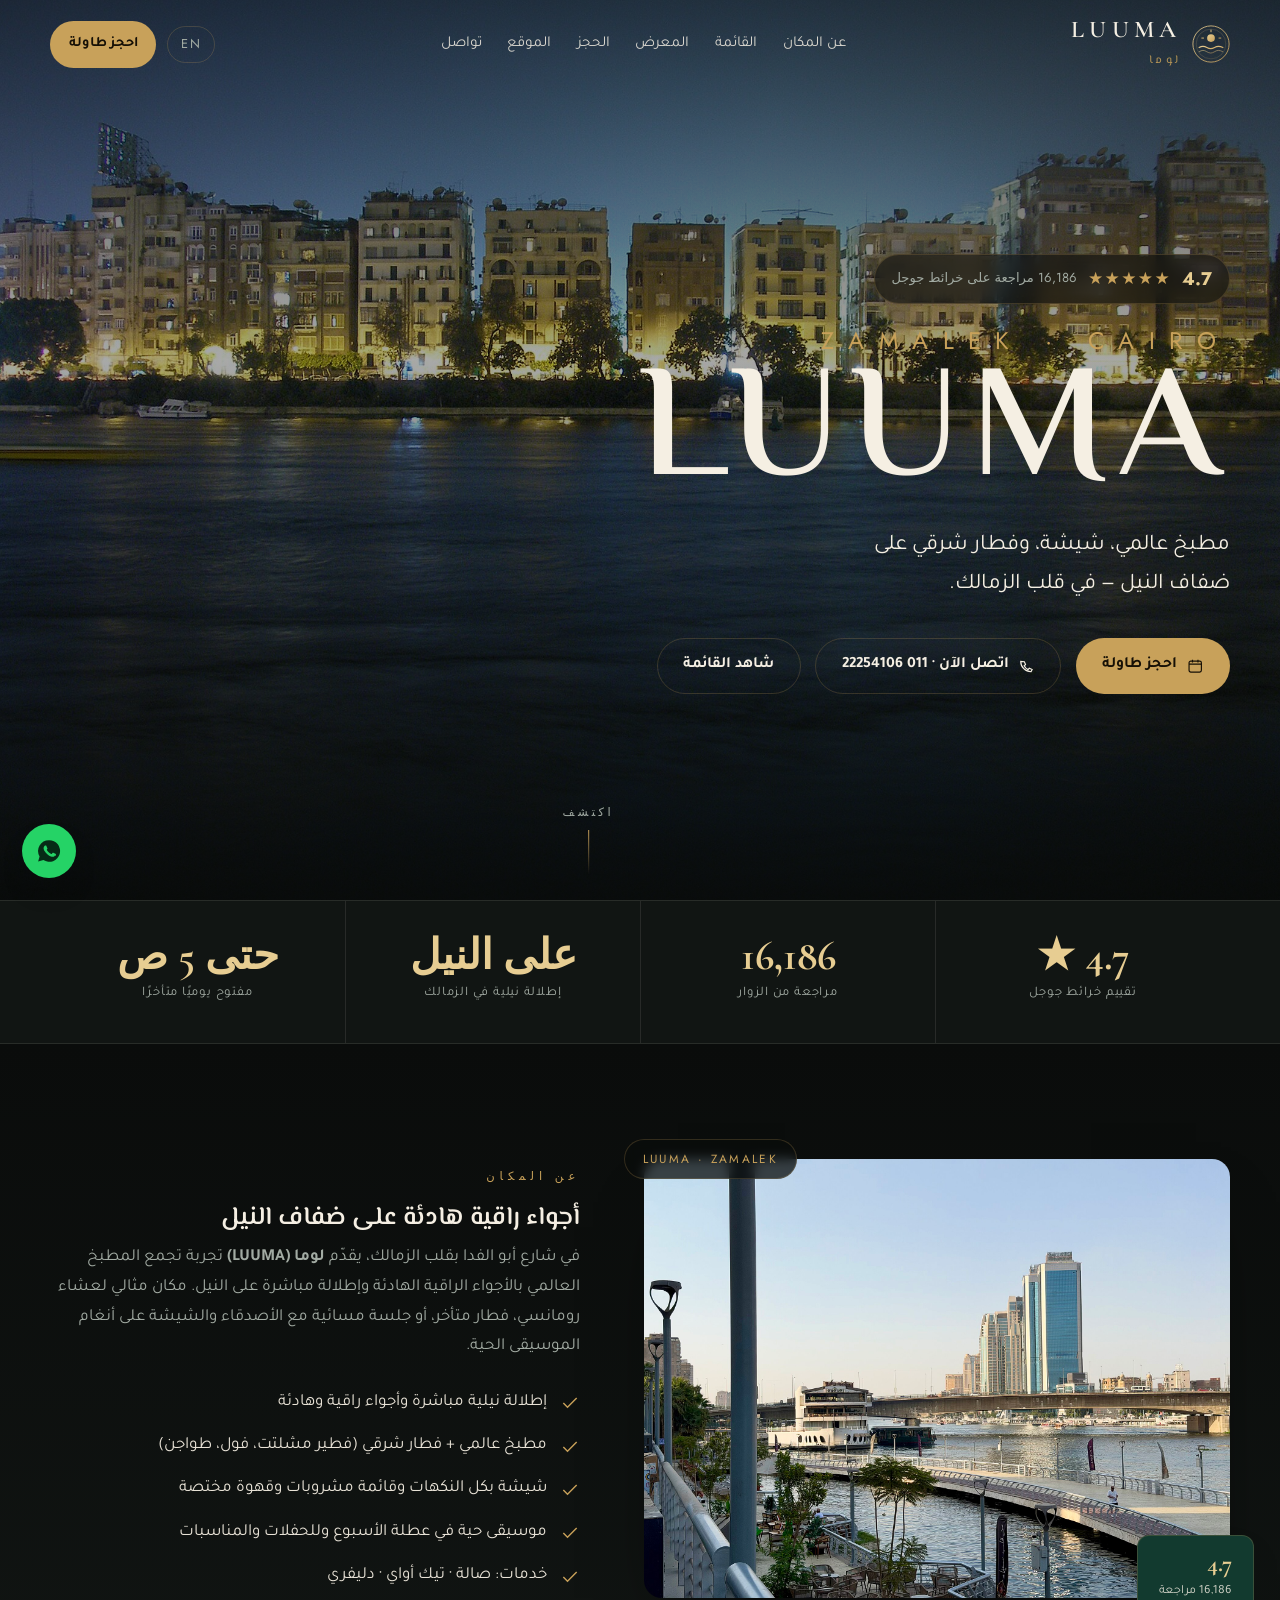
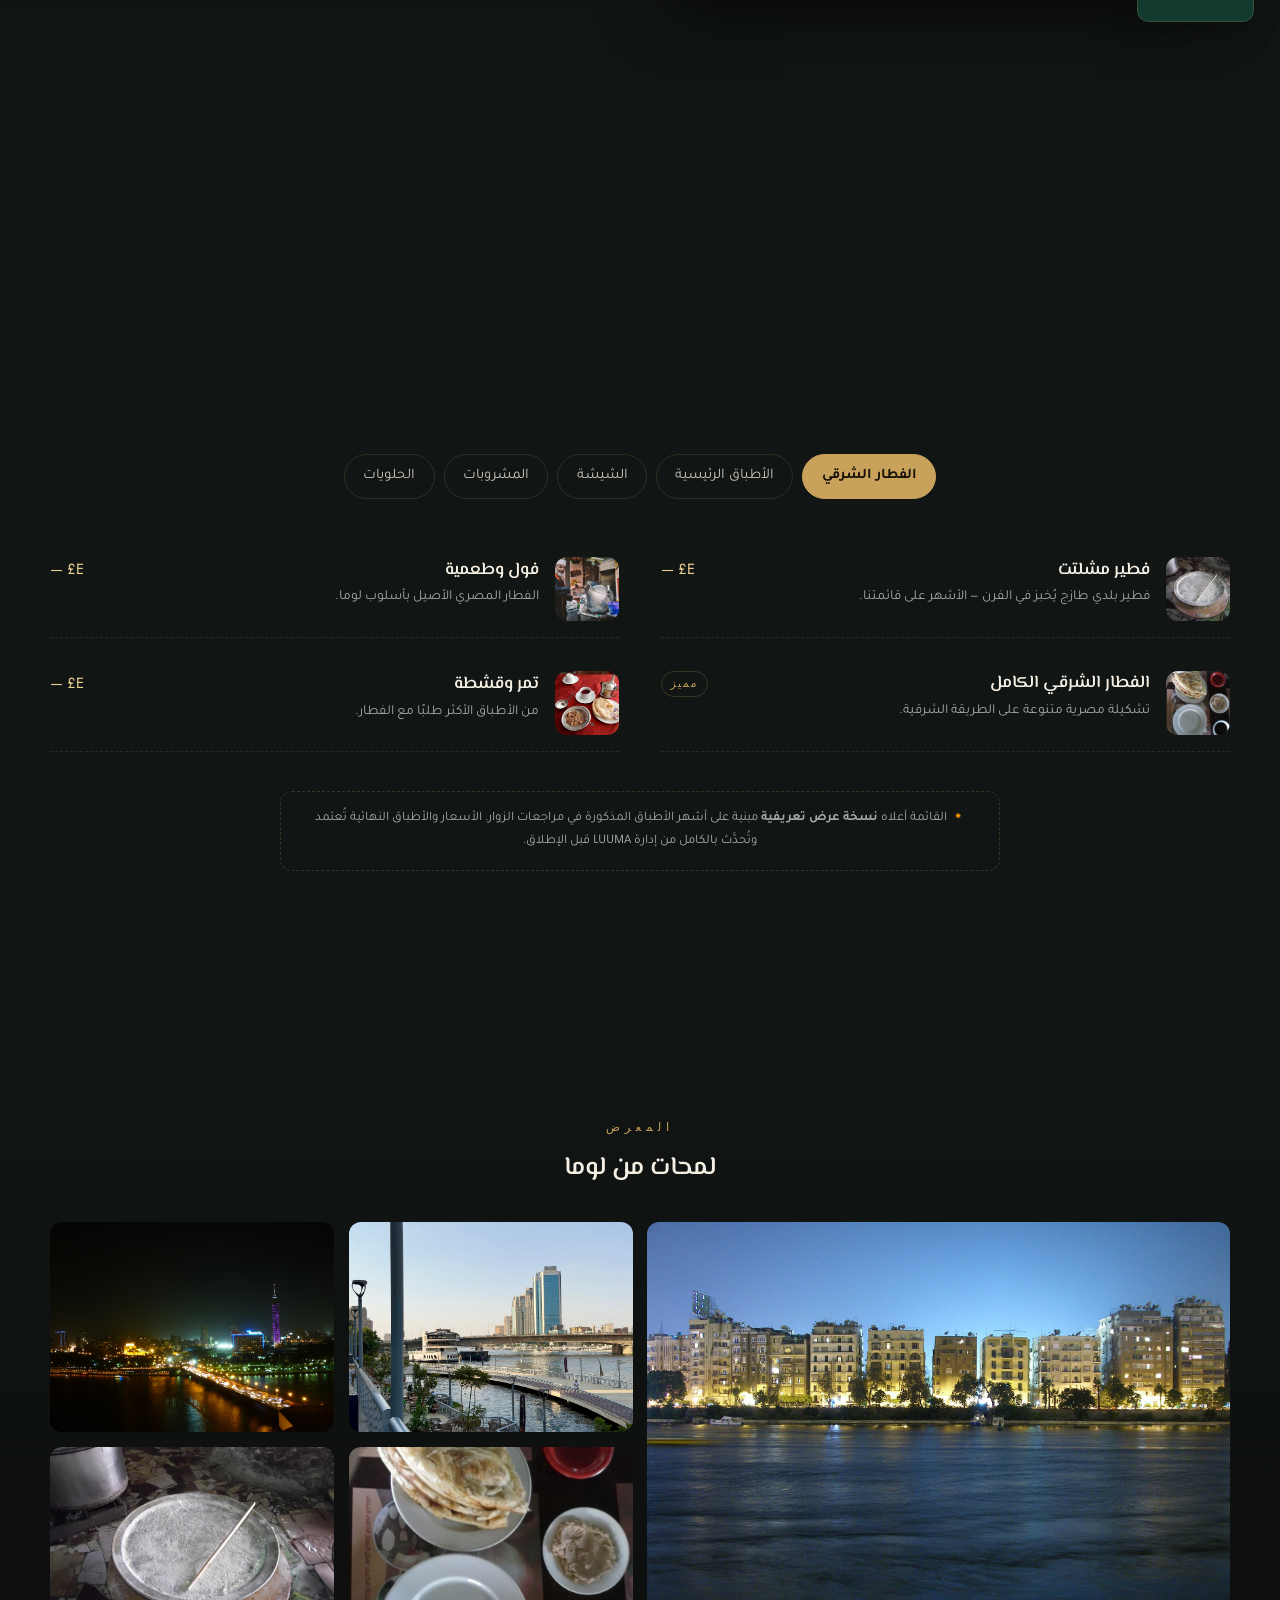
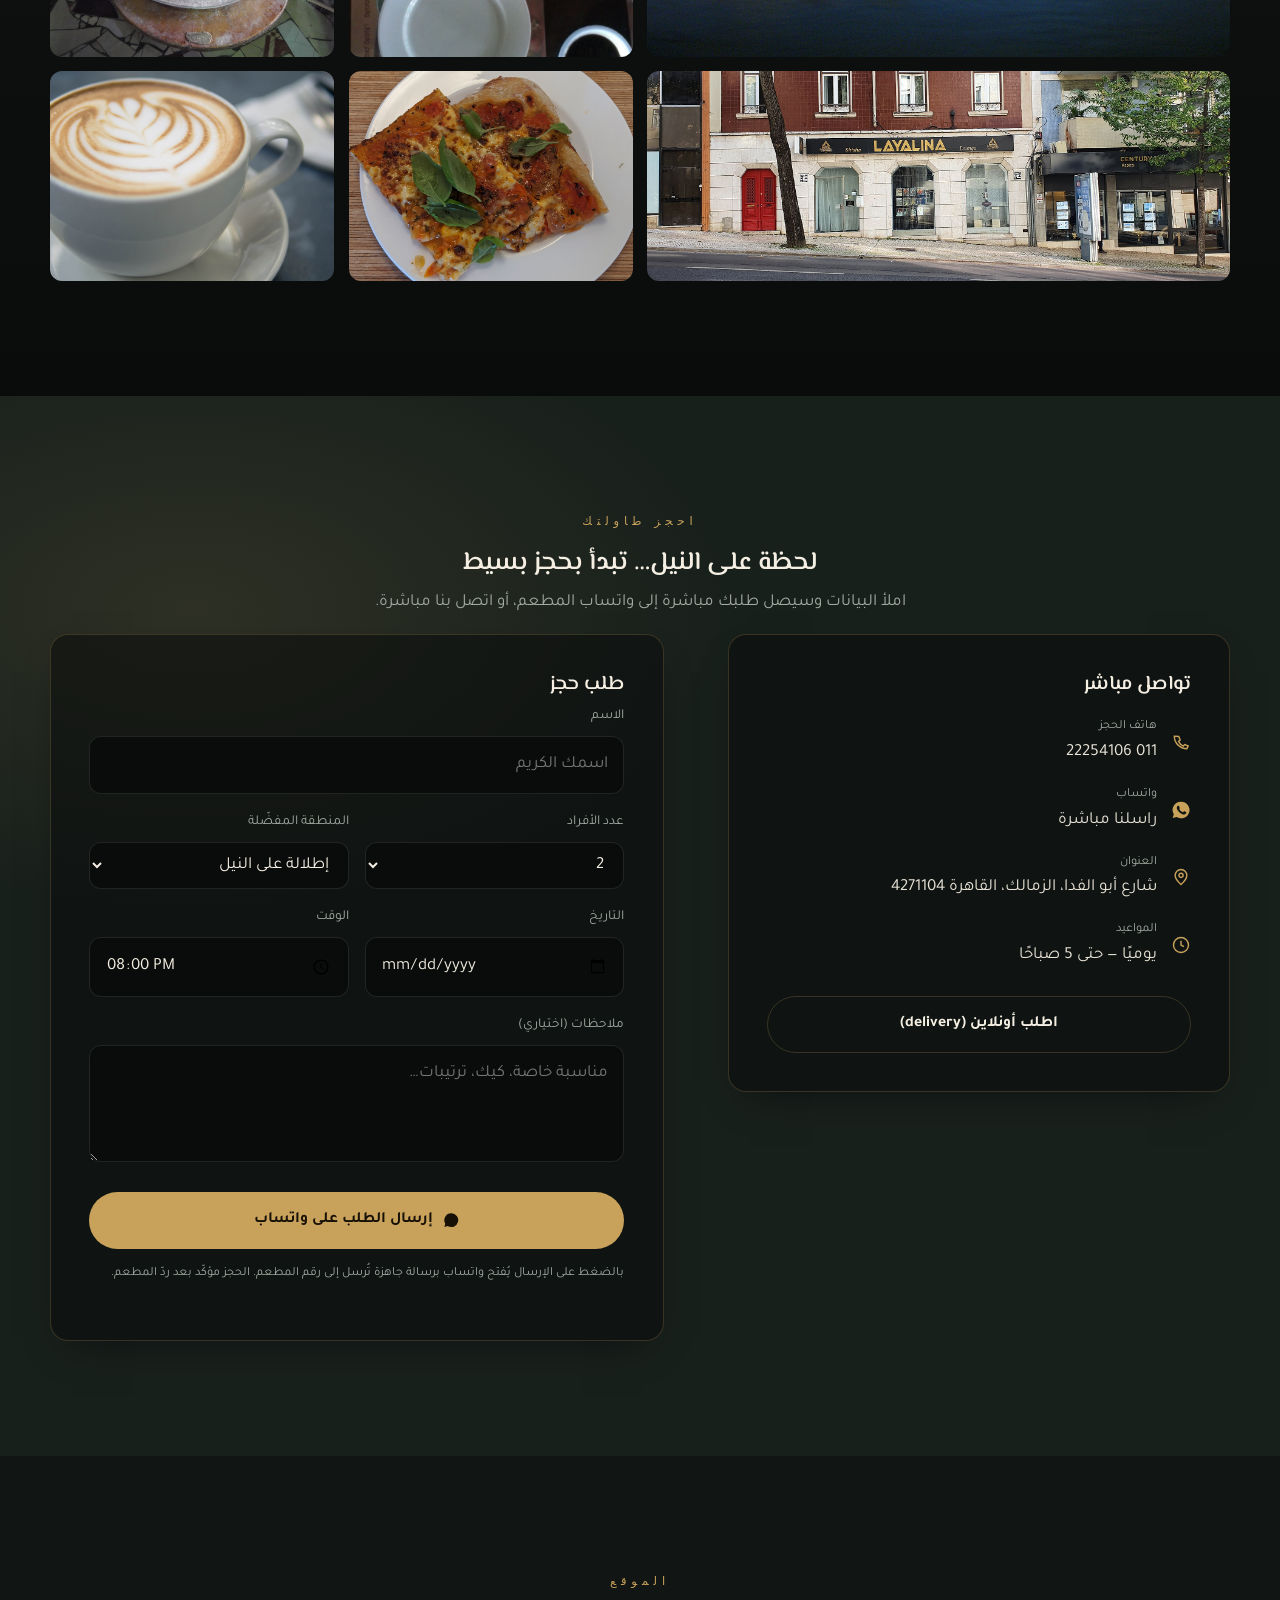
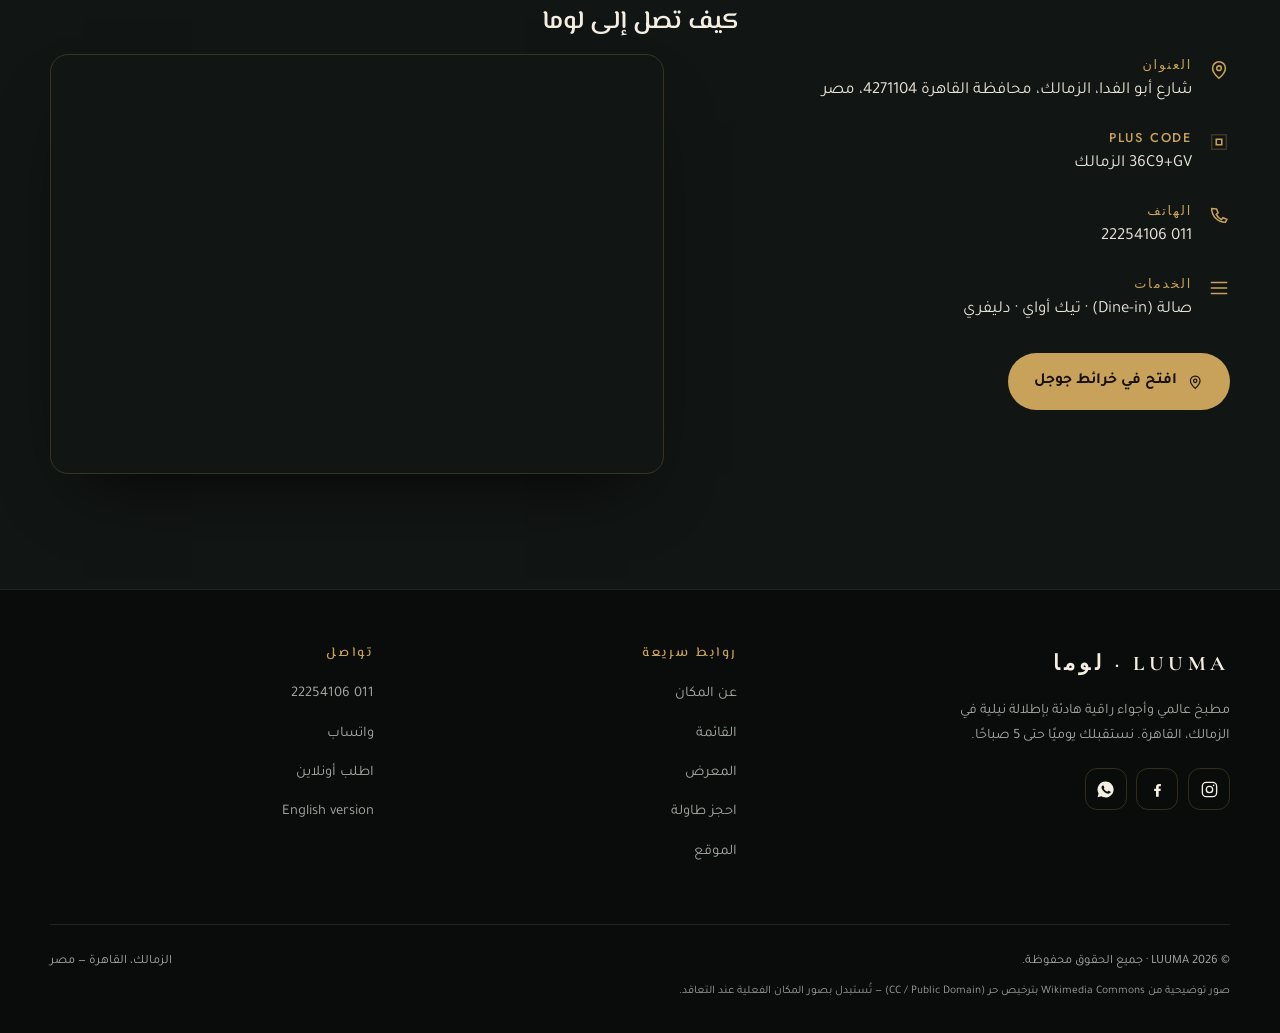
<file: index.html>
<!DOCTYPE html>
<html lang="ar" dir="rtl">
<head>
<meta charset="UTF-8">
<meta name="viewport" content="width=device-width, initial-scale=1">
<title>لوما LUUMA | مطعم عالمي بإطلالة نيلية في الزمالك — القاهرة</title>
<meta name="description" content="لوما LUUMA — مطبخ عالمي وأجواء راقية هادئة على ضفاف النيل في الزمالك. تقييم 4.7 من أكثر من 16,000 مراجعة على خرائط جوجل. فطار شرقي، شيشة، موسيقى حية، وإطلالة نيلية ساحرة. احجز طاولتك الآن.">
<meta name="theme-color" content="#0a0c0b">
<link rel="canonical" href="./index.html">
<link rel="alternate" hreflang="en" href="./en.html">
<link rel="icon" href="assets/img/logo.svg" type="image/svg+xml">

<!-- Open Graph -->
<meta property="og:type" content="restaurant">
<meta property="og:title" content="لوما LUUMA | إطلالة نيلية وأجواء راقية هادئة في الزمالك">
<meta property="og:description" content="مطبخ عالمي · فطار شرقي · شيشة · موسيقى حية. تقييم 4.7 ★ من 16,186 مراجعة على خرائط جوجل.">
<meta property="og:image" content="assets/img/hero-night.jpg">
<meta property="og:locale" content="ar_EG">

<link rel="preconnect" href="https://fonts.googleapis.com">
<link rel="preconnect" href="https://fonts.gstatic.com" crossorigin>
<link href="https://fonts.googleapis.com/css2?family=El+Messiri:wght@400;500;600;700&family=Tajawal:wght@300;400;500;700&family=Cormorant+Garamond:wght@400;500;600;700&family=Jost:wght@300;400;500;600&display=swap" rel="stylesheet">
<link rel="stylesheet" href="assets/css/style.css">

<script type="application/ld+json">
{
  "@context": "https://schema.org",
  "@type": "Restaurant",
  "name": "LUUMA",
  "alternateName": "لوما",
  "description": "مطعم بمطبخ عالمي وأجواء راقية هادئة على ضفاف النيل في الزمالك، القاهرة. فطار شرقي، شيشة، وموسيقى حية.",
  "image": "assets/img/hero-night.jpg",
  "servesCuisine": ["International", "Mediterranean", "Breakfast", "Egyptian"],
  "priceRange": "E£400–1,600",
  "telephone": "+201122254106",
  "address": {
    "@type": "PostalAddress",
    "streetAddress": "شارع أبو الفدا",
    "addressLocality": "الزمالك، القاهرة",
    "addressRegion": "محافظة القاهرة",
    "postalCode": "4271104",
    "addressCountry": "EG"
  },
  "geo": { "@type": "GeoCoordinates", "latitude": 30.0712502, "longitude": 31.21966 },
  "aggregateRating": { "@type": "AggregateRating", "ratingValue": "4.7", "reviewCount": "16186", "bestRating": "5" },
  "acceptsReservations": "https://wa.me/201122254106",
  "sameAs": ["https://www.instagram.com/luuma.eg/", "https://www.facebook.com/Luuma.eg/"]
}
</script>
</head>
<body>

<!-- ============ HEADER ============ -->
<header class="site-header" id="top">
  <div class="wrap header-inner">
    <a class="brand" href="#top">
      <img src="assets/img/logo.svg" alt="" width="38" height="38">
      <span><b>LUUMA</b><small>لوما</small></span>
    </a>

    <nav class="nav" id="nav" aria-label="القائمة الرئيسية">
      <a href="#about">عن المكان</a>
      <a href="#menu">القائمة</a>
      <a href="#gallery">المعرض</a>
      <a href="#reserve">الحجز</a>
      <a href="#location">الموقع</a>
      <a href="#contact">تواصل</a>
    </nav>

    <div class="header-cta">
      <a class="lang-switch" href="en.html">EN<span class="sr-only"> — English</span></a>
      <a class="btn btn--sm" href="#reserve">احجز طاولة</a>
      <button class="nav-toggle" id="navToggle" aria-label="فتح القائمة" aria-expanded="false" aria-controls="nav"><span></span></button>
    </div>
  </div>
</header>

<main id="main">
<!-- ============ HERO ============ -->
<section class="hero">
  <div class="hero__bg" role="img" aria-label="إطلالة ليلية على النيل والزمالك في القاهرة"></div>
  <div class="hero__veil"></div>
  <div class="wrap">
    <div class="hero__rating reveal">
      <b>4.7</b>
      <span class="stars" aria-hidden="true">★★★★★</span>
      <small>16,186 مراجعة على خرائط جوجل</small>
    </div>
    <h1 class="hero__name reveal"><span>ZAMALEK · CAIRO</span>LUUMA</h1>
    <p class="hero__tag reveal">مطبخ عالمي، شيشة، وفطار شرقي على ضفاف النيل — في قلب الزمالك.</p>
    <div class="hero__actions reveal">
      <a class="btn" href="#reserve">
        <svg viewBox="0 0 24 24" fill="none" stroke="currentColor" stroke-width="1.7"><rect x="3" y="4.5" width="18" height="16" rx="2.5"/><path d="M3 9h18M8 2.5v4M16 2.5v4"/></svg>
        احجز طاولة
      </a>
      <a class="btn btn--ghost" href="tel:+201122254106">
        <svg viewBox="0 0 24 24" fill="none" stroke="currentColor" stroke-width="1.7"><path d="M4 5c0 8.3 6.7 15 15 15l1.6-3.3-4.2-1.7-1.7 2a11.6 11.6 0 0 1-5.7-5.7l2-1.7L9.3 5.4Z"/></svg>
        اتصل الآن · 011 22254106
      </a>
      <a class="btn btn--ghost" href="#menu">شاهد القائمة</a>
    </div>
  </div>
  <div class="scroll-hint" aria-hidden="true"><span>اكتشف</span><i></i></div>
</section>

<!-- ============ STATS ============ -->
<section class="stats" aria-label="أرقام سريعة">
  <div class="wrap stats__grid">
    <div class="stat reveal"><b>4.7 ★</b><span>تقييم خرائط جوجل</span></div>
    <div class="stat reveal"><b>16,186</b><span>مراجعة من الزوار</span></div>
    <div class="stat reveal"><b>على النيل</b><span>إطلالة نيلية في الزمالك</span></div>
    <div class="stat reveal"><b>حتى 5 ص</b><span>مفتوح يوميًا متأخرًا</span></div>
  </div>
</section>

<!-- ============ ABOUT ============ -->
<section class="section about" id="about">
  <div class="wrap about__grid">
    <div class="about__media reveal">
      <img src="assets/img/nile-day.jpg" alt="إطلالة نهارية على نيل الزمالك" loading="lazy">
      <div class="badge2">LUUMA · ZAMALEK</div>
      <div class="badge"><b>4.7</b><span>16,186 مراجعة</span></div>
    </div>
    <div class="reveal">
      <p class="eyebrow">عن المكان</p>
      <h2>أجواء راقية هادئة على ضفاف النيل</h2>
      <p class="lead">في شارع أبو الفدا بقلب الزمالك، يقدّم <b>لوما (LUUMA)</b> تجربة تجمع المطبخ العالمي بالأجواء الراقية الهادئة وإطلالة مباشرة على النيل. مكان مثالي لعشاء رومانسي، فطار متأخر، أو جلسة مسائية مع الأصدقاء والشيشة على أنغام الموسيقى الحية.</p>
      <ul class="feature-list">
        <li><svg viewBox="0 0 24 24" fill="none" stroke="currentColor" stroke-width="1.7"><path d="M20 6 9 17l-5-5"/></svg><span>إطلالة نيلية مباشرة وأجواء راقية وهادئة</span></li>
        <li><svg viewBox="0 0 24 24" fill="none" stroke="currentColor" stroke-width="1.7"><path d="M20 6 9 17l-5-5"/></svg><span>مطبخ عالمي + فطار شرقي (فطير مشلتت، فول، طواجن)</span></li>
        <li><svg viewBox="0 0 24 24" fill="none" stroke="currentColor" stroke-width="1.7"><path d="M20 6 9 17l-5-5"/></svg><span>شيشة بكل النكهات وقائمة مشروبات وقهوة مختصة</span></li>
        <li><svg viewBox="0 0 24 24" fill="none" stroke="currentColor" stroke-width="1.7"><path d="M20 6 9 17l-5-5"/></svg><span>موسيقى حية في عطلة الأسبوع وللحفلات والمناسبات</span></li>
        <li><svg viewBox="0 0 24 24" fill="none" stroke="currentColor" stroke-width="1.7"><path d="M20 6 9 17l-5-5"/></svg><span>خدمات: صالة · تيك أواي · دليفري</span></li>
      </ul>
    </div>
  </div>
</section>

<!-- ============ MENU ============ -->
<section class="section menu" id="menu">
  <div class="wrap">
    <div class="center reveal">
      <p class="eyebrow">القائمة</p>
      <h2>مذاق من كل العالم… بلمسة مصرية</h2>
      <div class="rule" aria-hidden="true"><span>◆</span></div>
      <p class="lead center">اختيارات مختارة من أشهر ما نقدّمه — من الفطار الشرقي حتى الشيشة والحلويات.</p>
    </div>

    <div class="menu__tabs" role="tablist" aria-label="أقسام القائمة">
      <button role="tab" aria-selected="true" data-tab="breakfast">الفطار الشرقي</button>
      <button role="tab" aria-selected="false" data-tab="mains">الأطباق الرئيسية</button>
      <button role="tab" aria-selected="false" data-tab="shisha">الشيشة</button>
      <button role="tab" aria-selected="false" data-tab="drinks">المشروبات</button>
      <button role="tab" aria-selected="false" data-tab="sweets">الحلويات</button>
    </div>

    <div class="menu__panel is-active" id="panel-breakfast" role="tabpanel">
      <div class="dish-grid">
        <article class="dish"><img src="assets/img/feteer.jpg" alt="فطير مشلتت" loading="lazy"><div class="dish__body"><div class="dish__top"><h3>فطير مشلتت</h3><span class="dish__price">E£ —</span></div><p>فطير بلدي طازج يُخبز في الفرن — الأشهر على قائمتنا.</p></div></article>
        <article class="dish"><img src="assets/img/ful.jpg" alt="فول وطعمية" loading="lazy"><div class="dish__body"><div class="dish__top"><h3>فول وطعمية</h3><span class="dish__price">E£ —</span></div><p>الفطار المصري الأصيل بأسلوب لوما.</p></div></article>
        <article class="dish"><img src="assets/img/breakfast.jpg" alt="فطار شرقي كامل" loading="lazy"><div class="dish__body"><div class="dish__top"><h3>الفطار الشرقي الكامل</h3><span class="dish__tag">مميز</span></div><p>تشكيلة مصرية متنوعة على الطريقة الشرقية.</p></div></article>
        <article class="dish"><img src="assets/img/breakfast2.jpg" alt="طبق فطار" loading="lazy"><div class="dish__body"><div class="dish__top"><h3>تمر وقشطة</h3><span class="dish__price">E£ —</span></div><p>من الأطباق الأكثر طلبًا مع الفطار.</p></div></article>
      </div>
    </div>

    <div class="menu__panel" id="panel-mains" role="tabpanel">
      <div class="dish-grid">
        <article class="dish"><img src="assets/img/pizza.jpg" alt="بيتزا" loading="lazy"><div class="dish__body"><div class="dish__top"><h3>بيتزا طازجة</h3><span class="dish__price">E£ —</span></div><p>عجينة طازجة ومكونات مختارة من الفرن الحجري.</p></div></article>
        <article class="dish"><img src="assets/img/burrata.jpg" alt="بوراتا بالطماطم والريحان" loading="lazy"><div class="dish__body"><div class="dish__top"><h3>بوراتا</h3><span class="dish__tag">الأكثر طلبًا</span></div><p>من أطباقنا المفضّلة عند الزوار.</p></div></article>
        <article class="dish"><img src="assets/img/risotto.jpg" alt="ريزوتو كريمي" loading="lazy"><div class="dish__body"><div class="dish__top"><h3>ريزوتو</h3><span class="dish__price">E£ —</span></div><p>ريزوتو كريمي بمكونات عالمية.</p></div></article>
        <article class="dish"><img src="assets/img/fettuccine.jpg" alt="فيتوتشيني بالصلصة" loading="lazy"><div class="dish__body"><div class="dish__top"><h3>فيتوتشيني</h3><span class="dish__price">E£ —</span></div><p>باستا إيطالية بصلصة غنية.</p></div></article>
      </div>
    </div>

    <div class="menu__panel" id="panel-shisha" role="tabpanel">
      <div class="dish-grid">
        <article class="dish"><img src="assets/img/shisha.jpg" alt="شيشة" loading="lazy"><div class="dish__body"><div class="dish__top"><h3>شيشة بنكهات متنوعة</h3><span class="dish__tag">توقيع المكان</span></div><p>أكثر من 400 ذكر للشيشة في مراجعات زوارنا — تجربة أساسية في لوما.</p></div></article>
        <article class="dish"><img src="assets/img/shisha-fruit.jpg" alt="شيشة بنكهة الفواكه" loading="lazy"><div class="dish__body"><div class="dish__top"><h3>شيشة فواكه</h3><span class="dish__price">E£ —</span></div><p>نكهات فواكه منعشة للجلسات المسائية.</p></div></article>
        <article class="dish"><img src="assets/img/shisha-honey.jpg" alt="شيشة معسّل في المقهى" loading="lazy"><div class="dish__body"><div class="dish__top"><h3>شيشة معسّل</h3><span class="dish__price">E£ —</span></div><p>الطعم الكلاسيكي المحبوب.</p></div></article>
      </div>
    </div>

    <div class="menu__panel" id="panel-drinks" role="tabpanel">
      <div class="dish-grid">
        <article class="dish"><img src="assets/img/cappuccino.jpg" alt="كابتشينو" loading="lazy"><div class="dish__body"><div class="dish__top"><h3>كابتشينو وقهوة مختصة</h3><span class="dish__price">E£ —</span></div><p>قهوة باحتراف مع لمسة فنية.</p></div></article>
        <article class="dish"><img src="assets/img/juice.jpg" alt="عصير برتقال طازج" loading="lazy"><div class="dish__body"><div class="dish__top"><h3>عصائر طازجة</h3><span class="dish__price">E£ —</span></div><p>عصائر طبيعية منعشة.</p></div></article>
        <article class="dish"><img src="assets/img/mocktail.jpg" alt="موكتيل منعش" loading="lazy"><div class="dish__body"><div class="dish__top"><h3>موكتيلات</h3><span class="dish__price">E£ —</span></div><p>تشكيلة باردة ومنعشة.</p></div></article>
        <article class="dish"><img src="assets/img/tea.jpg" alt="شاي بالنعناع مع التمر" loading="lazy"><div class="dish__body"><div class="dish__top"><h3>شاي ومشروبات ساخنة</h3><span class="dish__price">E£ —</span></div><p>لكل الأوقات، من الفطار حتى السهرة.</p></div></article>
      </div>
    </div>

    <div class="menu__panel" id="panel-sweets" role="tabpanel">
      <div class="dish-grid">
        <article class="dish"><img src="assets/img/baklava.jpg" alt="بقلاوة وحلويات شرقية" loading="lazy"><div class="dish__body"><div class="dish__top"><h3>حلويات شرقية</h3><span class="dish__price">E£ —</span></div><p>تمر وقشطة واختيارات شرقية.</p></div></article>
        <article class="dish"><img src="assets/img/cheesecake.jpg" alt="تشيز كيك بالفراولة" loading="lazy"><div class="dish__body"><div class="dish__top"><h3>تشيز كيك</h3><span class="dish__price">E£ —</span></div><p>تشيز كيك كريمي بالفراولة.</p></div></article>
        <article class="dish"><img src="assets/img/mousse.jpg" alt="موس الشوكولاتة" loading="lazy"><div class="dish__body"><div class="dish__top"><h3>موس شوكولاتة</h3><span class="dish__price">E£ —</span></div><p>حلوى باردة غنية بالشوكولاتة.</p></div></article>
      </div>
    </div>

    <p class="menu-note">🔸 القائمة أعلاه <b>نسخة عرض تعريفية</b> مبنية على أشهر الأطباق المذكورة في مراجعات الزوار. الأسعار والأطباق النهائية تُعتمد وتُحدَّث بالكامل من إدارة LUUMA قبل الإطلاق.</p>
  </div>
</section>

<!-- ============ GALLERY ============ -->
<section class="section gallery" id="gallery">
  <div class="wrap">
    <div class="center reveal">
      <p class="eyebrow">المعرض</p>
      <h2>لمحات من لوما</h2>
    </div>
    <div class="gallery__grid reveal">
      <a class="g--w2 g--h2" href="assets/img/hero-night.jpg" target="_blank" rel="noopener"><img src="assets/img/hero-night.jpg" alt="الزمالك والنيل ليلًا" loading="lazy"></a>
      <a href="assets/img/nile-day.jpg" target="_blank" rel="noopener"><img src="assets/img/nile-day.jpg" alt="نيل الزمالك نهارًا" loading="lazy"></a>
      <a href="assets/img/cairo-tower.jpg" target="_blank" rel="noopener"><img src="assets/img/cairo-tower.jpg" alt="برج القاهرة والنيل ليلًا" loading="lazy"></a>
      <a href="assets/img/breakfast.jpg" target="_blank" rel="noopener"><img src="assets/img/breakfast.jpg" alt="فطار شرقي" loading="lazy"></a>
      <a href="assets/img/feteer.jpg" target="_blank" rel="noopener"><img src="assets/img/feteer.jpg" alt="فطير مشلتت" loading="lazy"></a>
      <a class="g--w2" href="assets/img/shisha.jpg" target="_blank" rel="noopener"><img src="assets/img/shisha.jpg" alt="جلسة شيشة" loading="lazy"></a>
      <a href="assets/img/pizza.jpg" target="_blank" rel="noopener"><img src="assets/img/pizza.jpg" alt="بيتزا" loading="lazy"></a>
      <a href="assets/img/cappuccino.jpg" target="_blank" rel="noopener"><img src="assets/img/cappuccino.jpg" alt="كابتشينو" loading="lazy"></a>
    </div>
  </div>
</section>

<!-- ============ RESERVE ============ -->
<section class="section reserve" id="reserve">
  <div class="wrap">
    <div class="center reveal">
      <p class="eyebrow">احجز طاولتك</p>
      <h2>لحظة على النيل… تبدأ بحجز بسيط</h2>
      <p class="lead center">املأ البيانات وسيصل طلبك مباشرة إلى واتساب المطعم، أو اتصل بنا مباشرة.</p>
    </div>

    <div class="reserve__grid">
      <div class="card reveal">
        <h3>تواصل مباشر</h3>
        <div class="contact-lines">
          <a href="tel:+201122254106">
            <svg viewBox="0 0 24 24" fill="none" stroke="currentColor" stroke-width="1.7"><path d="M4 5c0 8.3 6.7 15 15 15l1.6-3.3-4.2-1.7-1.7 2a11.6 11.6 0 0 1-5.7-5.7l2-1.7L9.3 5.4Z"/></svg>
            <span><small>هاتف الحجز</small>011 22254106</span>
          </a>
          <a href="https://wa.me/201122254106" target="_blank" rel="noopener">
            <svg viewBox="0 0 24 24" fill="currentColor"><path d="M12 2a10 10 0 0 0-8.7 15l-1.3 4.7 4.8-1.3A10 10 0 1 0 12 2Zm5.5 14.2c-.2.6-1.2 1.2-1.7 1.2-.4 0-1 .1-3.2-.9-2.7-1.2-4.4-4-4.5-4.2-.1-.2-1.1-1.5-1.1-2.8s.7-2 .9-2.2c.2-.3.5-.3.7-.3h.5c.2 0 .4 0 .6.5l.8 2c.1.2.1.4 0 .5l-.4.5c-.1.2-.3.3-.1.6.2.3.8 1.3 1.7 2.1 1.2 1 2.1 1.3 2.4 1.5.3.1.4.1.6-.1l.7-.9c.2-.2.4-.2.6-.1l1.9.9c.5.2.5.4.5.6s0 .9-.2 1.5Z"/></svg>
            <span><small>واتساب</small>راسلنا مباشرة</span>
          </a>
          <div>
            <svg viewBox="0 0 24 24" fill="none" stroke="currentColor" stroke-width="1.7"><path d="M12 21s7-6 7-11a7 7 0 1 0-14 0c0 5 7 11 7 11Z"/><circle cx="12" cy="10" r="2.5"/></svg>
            <span><small>العنوان</small>شارع أبو الفدا، الزمالك، القاهرة 4271104</span>
          </div>
          <div>
            <svg viewBox="0 0 24 24" fill="none" stroke="currentColor" stroke-width="1.7"><circle cx="12" cy="12" r="9"/><path d="M12 7v5l3.5 2"/></svg>
            <span><small>المواعيد</small>يوميًا — حتى 5 صباحًا</span>
          </div>
        </div>
        <a class="btn btn--ghost" style="margin-top:1.6rem;width:100%" href="https://www.elmenus.com/cairo/luuma-3qk63" target="_blank" rel="noopener">اطلب أونلاين (delivery)</a>
      </div>

      <form class="card reveal" id="reserveForm" novalidate>
        <h3>طلب حجز</h3>
        <div class="field">
          <label for="rName">الاسم</label>
          <input id="rName" name="name" type="text" placeholder="اسمك الكريم" required>
        </div>
        <div class="field field--row">
          <div>
            <label for="rGuests">عدد الأفراد</label>
            <select id="rGuests" name="guests">
              <option>1</option><option selected>2</option><option>3</option><option>4</option>
              <option>5</option><option>6</option><option>7</option><option>8+</option>
            </select>
          </div>
          <div>
            <label for="rArea">المنطقة المفضّلة</label>
            <select id="rArea" name="area">
              <option>إطلالة على النيل</option>
              <option>داخلي</option>
              <option>تراس</option>
              <option>بدون تفضيل</option>
            </select>
          </div>
        </div>
        <div class="field field--row">
          <div>
            <label for="rDate">التاريخ</label>
            <input id="rDate" name="date" type="date" required>
          </div>
          <div>
            <label for="rTime">الوقت</label>
            <input id="rTime" name="time" type="time" value="20:00" required>
          </div>
        </div>
        <div class="field">
          <label for="rNotes">ملاحظات (اختياري)</label>
          <textarea id="rNotes" name="notes" rows="3" placeholder="مناسبة خاصة، كيك، ترتيبات…"></textarea>
        </div>
        <button class="btn" type="submit" style="width:100%">
          <svg viewBox="0 0 24 24" fill="currentColor"><path d="M12 2a10 10 0 0 0-8.7 15l-1.3 4.7 4.8-1.3A10 10 0 1 0 12 2Z"/></svg>
          إرسال الطلب على واتساب
        </button>
        <p class="hint">بالضغط على الإرسال يُفتح واتساب برسالة جاهزة تُرسل إلى رقم المطعم. الحجز مؤكّد بعد ردّ المطعم.</p>
      </form>
    </div>
  </div>
</section>

<!-- ============ LOCATION ============ -->
<section class="section location" id="location">
  <div class="wrap">
    <div class="center reveal">
      <p class="eyebrow">الموقع</p>
      <h2>كيف تصل إلى لوما</h2>
    </div>
    <div class="reserve__grid" style="align-items:stretch">
      <div class="reveal">
        <ul class="info-list">
          <li>
            <svg viewBox="0 0 24 24" fill="none" stroke="currentColor" stroke-width="1.7"><path d="M12 21s7-6 7-11a7 7 0 1 0-14 0c0 5 7 11 7 11Z"/><circle cx="12" cy="10" r="2.5"/></svg>
            <div><b>العنوان</b><span>شارع أبو الفدا، الزمالك، محافظة القاهرة 4271104، مصر</span></div>
          </li>
          <li>
            <svg viewBox="0 0 24 24" fill="none" stroke="currentColor" stroke-width="1.7"><path d="M4 4h16v16H4z" opacity=".25"/><path d="M9 9h6v6H9z"/></svg>
            <div><b>Plus Code</b><span>36C9+GV الزمالك</span></div>
          </li>
          <li>
            <svg viewBox="0 0 24 24" fill="none" stroke="currentColor" stroke-width="1.7"><path d="M4 5c0 8.3 6.7 15 15 15l1.6-3.3-4.2-1.7-1.7 2a11.6 11.6 0 0 1-5.7-5.7l2-1.7L9.3 5.4Z"/></svg>
            <div><b>الهاتف</b><span>011 22254106</span></div>
          </li>
          <li>
            <svg viewBox="0 0 24 24" fill="none" stroke="currentColor" stroke-width="1.7"><path d="M3 6h18M3 12h18M3 18h18"/></svg>
            <div><b>الخدمات</b><span>صالة (Dine-in) · تيك أواي · دليفري</span></div>
          </li>
        </ul>
        <a class="btn" style="margin-top:1.8rem" href="https://www.google.com/maps/search/?api=1&query=LUUMA%20Zamalek%20Cairo" target="_blank" rel="noopener">
          <svg viewBox="0 0 24 24" fill="none" stroke="currentColor" stroke-width="1.7"><path d="M12 21s7-6 7-11a7 7 0 1 0-14 0c0 5 7 11 7 11Z"/><circle cx="12" cy="10" r="2.5"/></svg>
          افتح في خرائط جوجل
        </a>
      </div>
      <div class="map-frame reveal">
        <iframe title="موقع لوما على الخريطة" src="https://www.google.com/maps?q=LUUMA%20Zamalek%20Cairo&output=embed&hl=ar" loading="lazy" referrerpolicy="no-referrer-when-downgrade"></iframe>
      </div>
    </div>
  </div>
</section>

</main>
<!-- ============ FOOTER ============ -->
<footer class="site-footer" id="contact">
  <div class="wrap footer-grid">
    <div class="footer-brand">
      <b>LUUMA · لوما</b>
      <p>مطبخ عالمي وأجواء راقية هادئة بإطلالة نيلية في الزمالك، القاهرة. نستقبلك يوميًا حتى 5 صباحًا.</p>
      <div class="social">
        <a href="https://www.instagram.com/luuma.eg/" target="_blank" rel="noopener" aria-label="إنستغرام">
          <svg viewBox="0 0 24 24" fill="none" stroke="currentColor" stroke-width="1.7"><rect x="3" y="3" width="18" height="18" rx="5"/><circle cx="12" cy="12" r="4"/><circle cx="17.2" cy="6.8" r="1" fill="currentColor" stroke="none"/></svg>
        </a>
        <a href="https://www.facebook.com/Luuma.eg/" target="_blank" rel="noopener" aria-label="فيسبوك">
          <svg viewBox="0 0 24 24" fill="currentColor"><path d="M13.5 21v-7h2.3l.4-2.9h-2.7V9.2c0-.8.3-1.4 1.5-1.4h1.3V5.2c-.6-.1-1.4-.2-2.3-.2-2.3 0-3.9 1.4-3.9 4v2.1H7.8V14h2.3v7Z"/></svg>
        </a>
        <a href="https://wa.me/201122254106" target="_blank" rel="noopener" aria-label="واتساب">
          <svg viewBox="0 0 24 24" fill="currentColor"><path d="M12 2a10 10 0 0 0-8.7 15l-1.3 4.7 4.8-1.3A10 10 0 1 0 12 2Zm5.5 14.2c-.2.6-1.2 1.2-1.7 1.2-.4 0-1 .1-3.2-.9-2.7-1.2-4.4-4-4.5-4.2-.1-.2-1.1-1.5-1.1-2.8s.7-2 .9-2.2c.2-.3.5-.3.7-.3h.5c.2 0 .4 0 .6.5l.8 2c.1.2.1.4 0 .5l-.4.5c-.1.2-.3.3-.1.6.2.3.8 1.3 1.7 2.1 1.2 1 2.1 1.3 2.4 1.5.3.1.4.1.6-.1l.7-.9c.2-.2.4-.2.6-.1l1.9.9c.5.2.5.4.5.6s0 .9-.2 1.5Z"/></svg>
        </a>
      </div>
    </div>

    <div class="footer-col">
      <h3>روابط سريعة</h3>
      <ul>
        <li><a href="#about">عن المكان</a></li>
        <li><a href="#menu">القائمة</a></li>
        <li><a href="#gallery">المعرض</a></li>
        <li><a href="#reserve">احجز طاولة</a></li>
        <li><a href="#location">الموقع</a></li>
      </ul>
    </div>

    <div class="footer-col">
      <h3>تواصل</h3>
      <ul>
        <li><a href="tel:+201122254106">011 22254106</a></li>
        <li><a href="https://wa.me/201122254106" target="_blank" rel="noopener">واتساب</a></li>
        <li><a href="https://www.elmenus.com/cairo/luuma-3qk63" target="_blank" rel="noopener">اطلب أونلاين</a></li>
        <li><a href="en.html">English version</a></li>
      </ul>
    </div>
  </div>

  <div class="wrap footer-bottom">
    <span>© <span id="year">2026</span> LUUMA · جميع الحقوق محفوظة.</span>
    <span>الزمالك، القاهرة — مصر</span>
  </div>
  <div class="wrap credits">
    صور توضيحية من Wikimedia Commons بترخيص حر (CC / Public Domain) — تُستبدل بصور المكان الفعلية عند التعاقد.
  </div>
</footer>

<!-- ============ FLOATING ============ -->
<div class="float">
  <a class="top" id="toTop" href="#top" aria-label="أعلى الصفحة">
    <svg viewBox="0 0 24 24" fill="none" stroke="currentColor" stroke-width="1.9"><path d="M12 19V5M6 11l6-6 6 6"/></svg>
  </a>
  <a class="wa" href="https://wa.me/201122254106?text=%D9%85%D8%B1%D8%AD%D8%A8%D9%8B%D8%A7%20LUUMA%D8%A1%20%D8%A3%D8%B1%D9%8A%D8%AF%20%D8%AD%D8%AC%D8%B2%20%D8%B7%D8%A7%D9%88%D9%84%D8%A9" target="_blank" rel="noopener" aria-label="واتساب">
    <svg viewBox="0 0 24 24" fill="currentColor"><path d="M12 2a10 10 0 0 0-8.7 15l-1.3 4.7 4.8-1.3A10 10 0 1 0 12 2Zm5.5 14.2c-.2.6-1.2 1.2-1.7 1.2-.4 0-1 .1-3.2-.9-2.7-1.2-4.4-4-4.5-4.2-.1-.2-1.1-1.5-1.1-2.8s.7-2 .9-2.2c.2-.3.5-.3.7-.3h.5c.2 0 .4 0 .6.5l.8 2c.1.2.1.4 0 .5l-.4.5c-.1.2-.3.3-.1.6.2.3.8 1.3 1.7 2.1 1.2 1 2.1 1.3 2.4 1.5.3.1.4.1.6-.1l.7-.9c.2-.2.4-.2.6-.1l1.9.9c.5.2.5.4.5.6s0 .9-.2 1.5Z"/></svg>
  </a>
</div>

<script src="assets/js/main.js"></script>
</body>
</html>
</file>
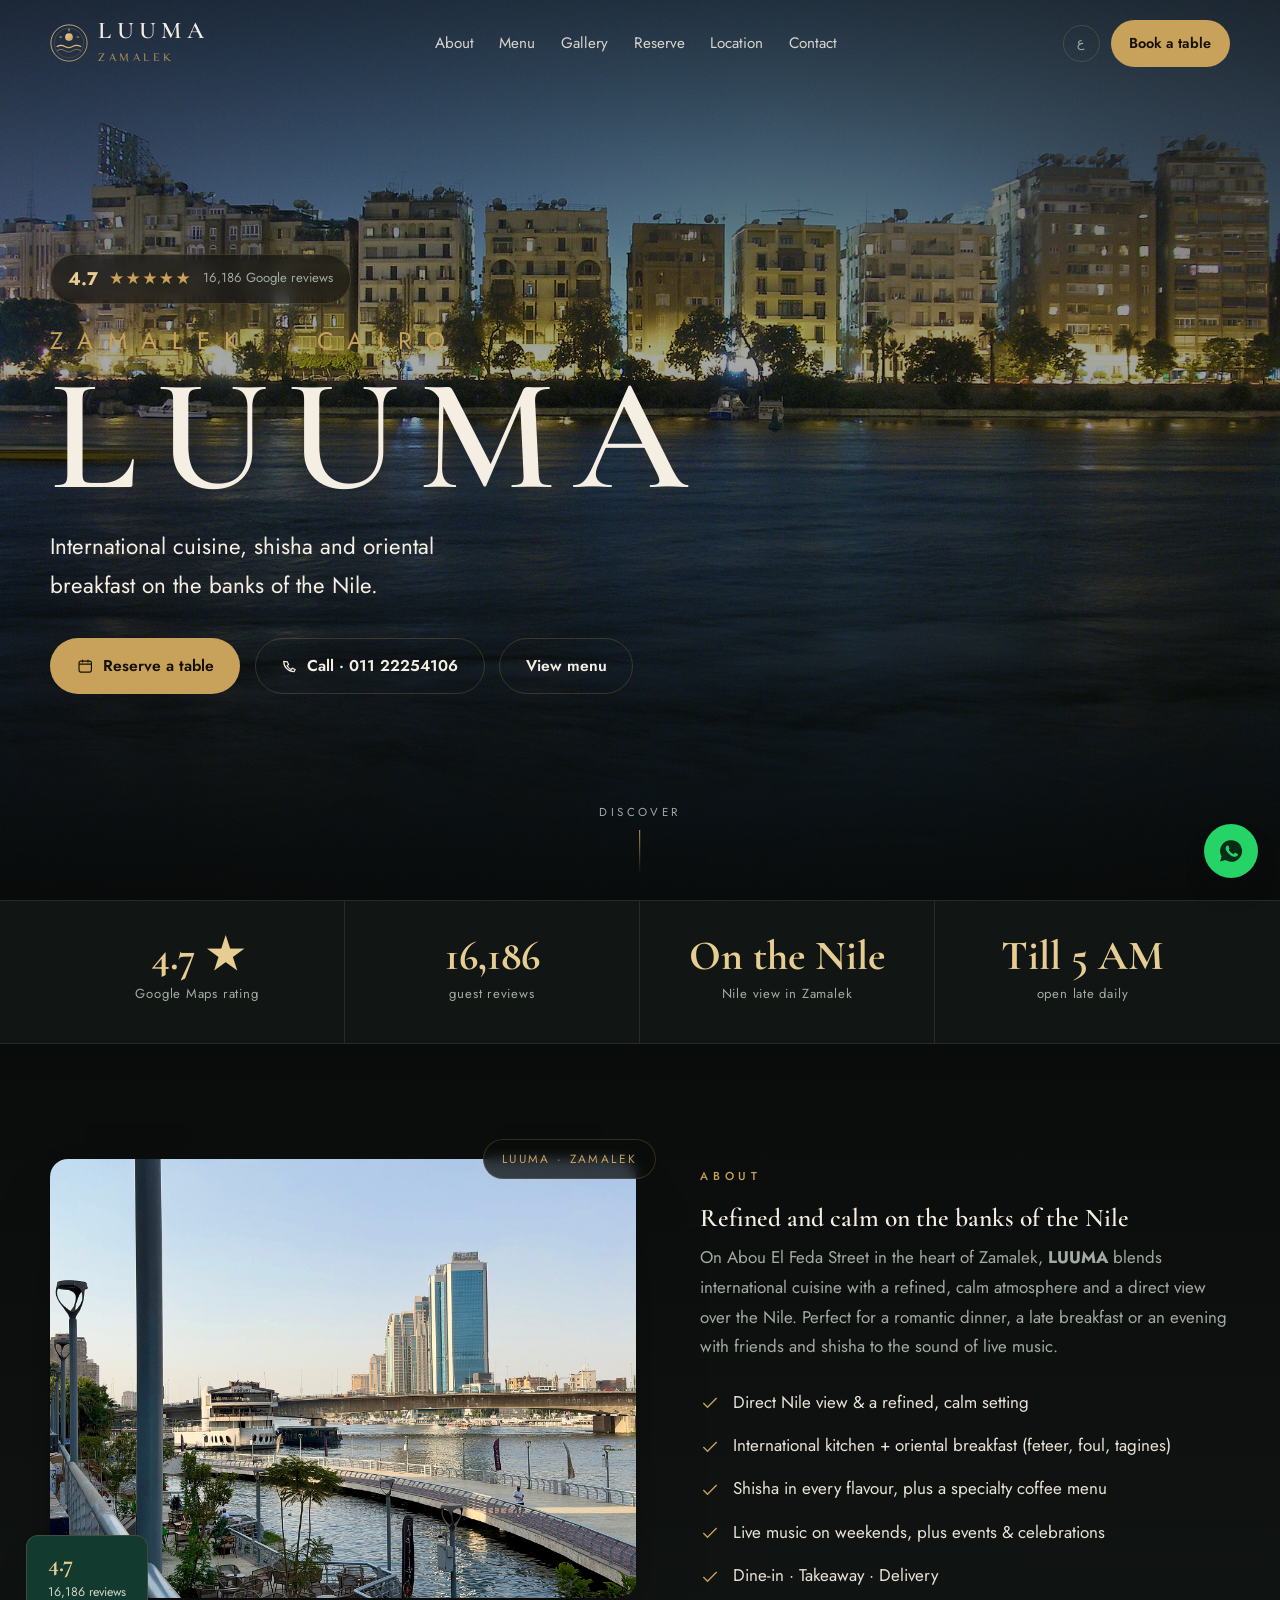
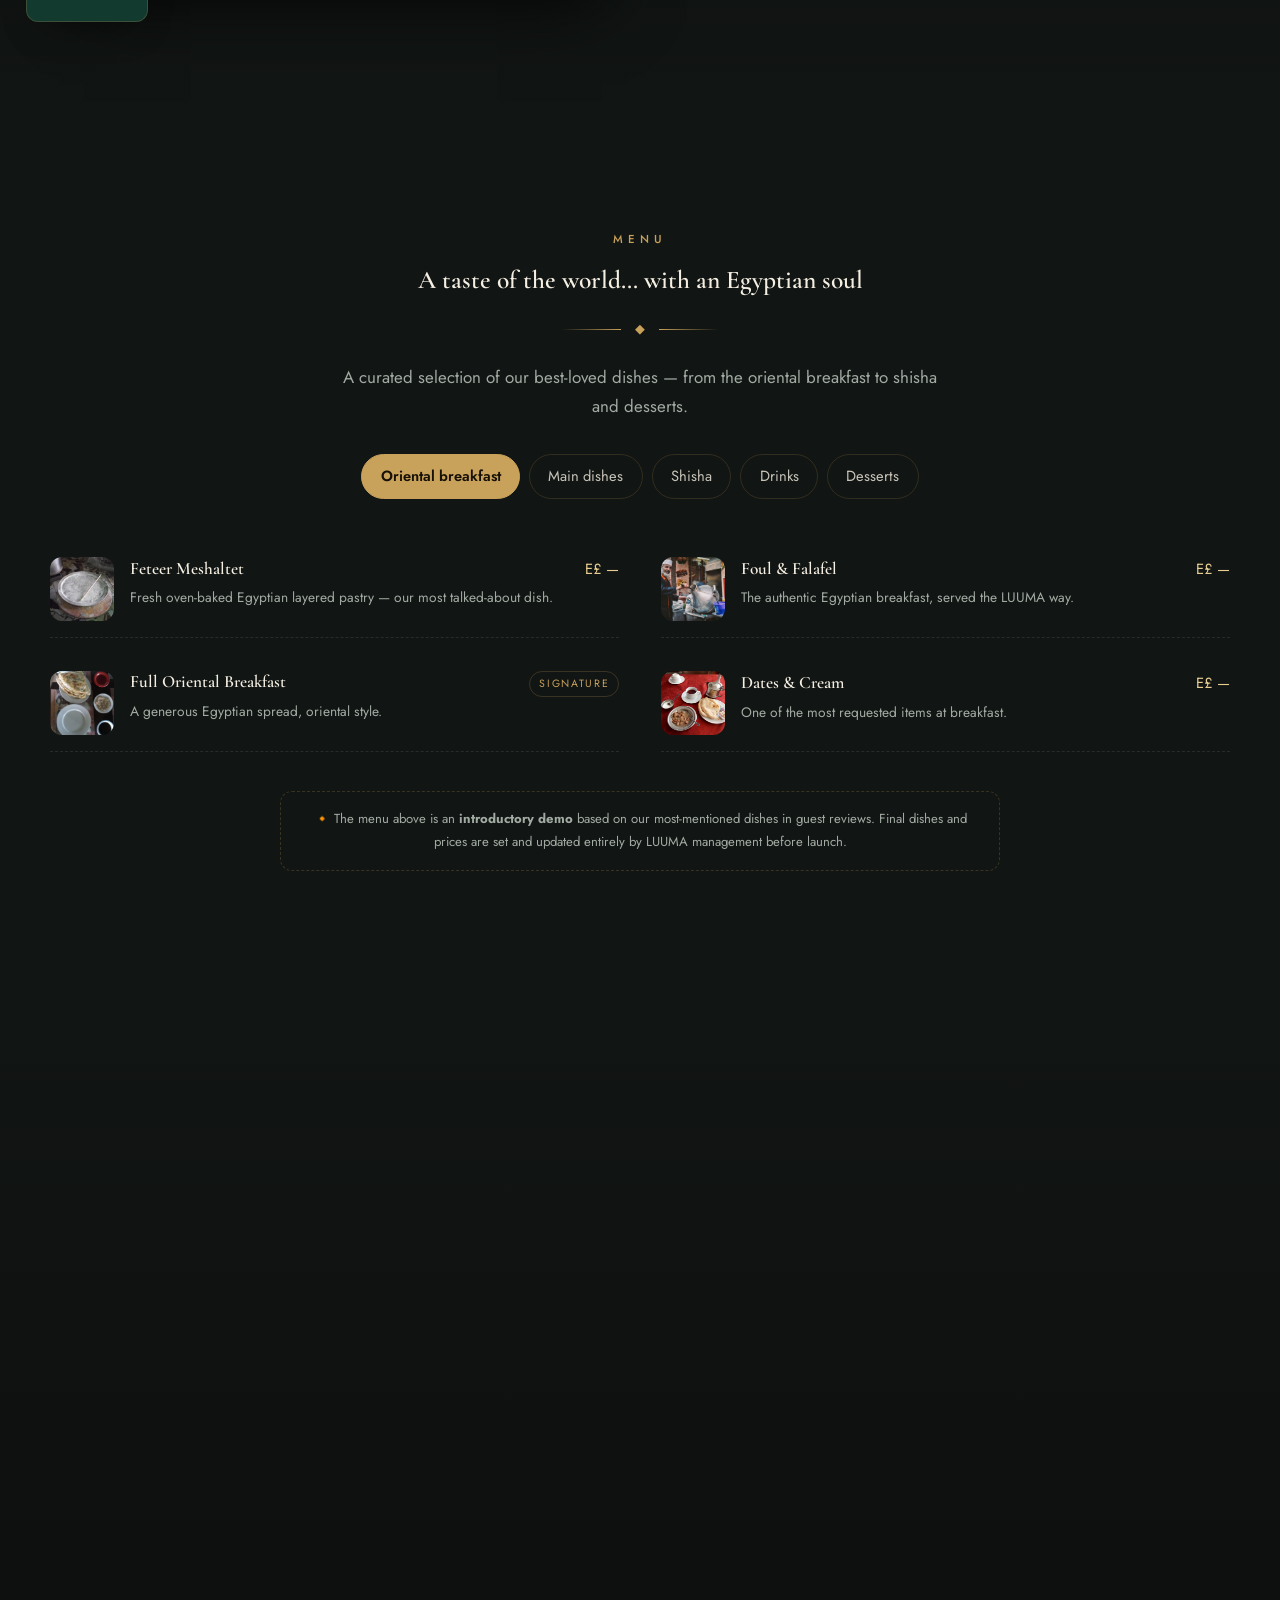
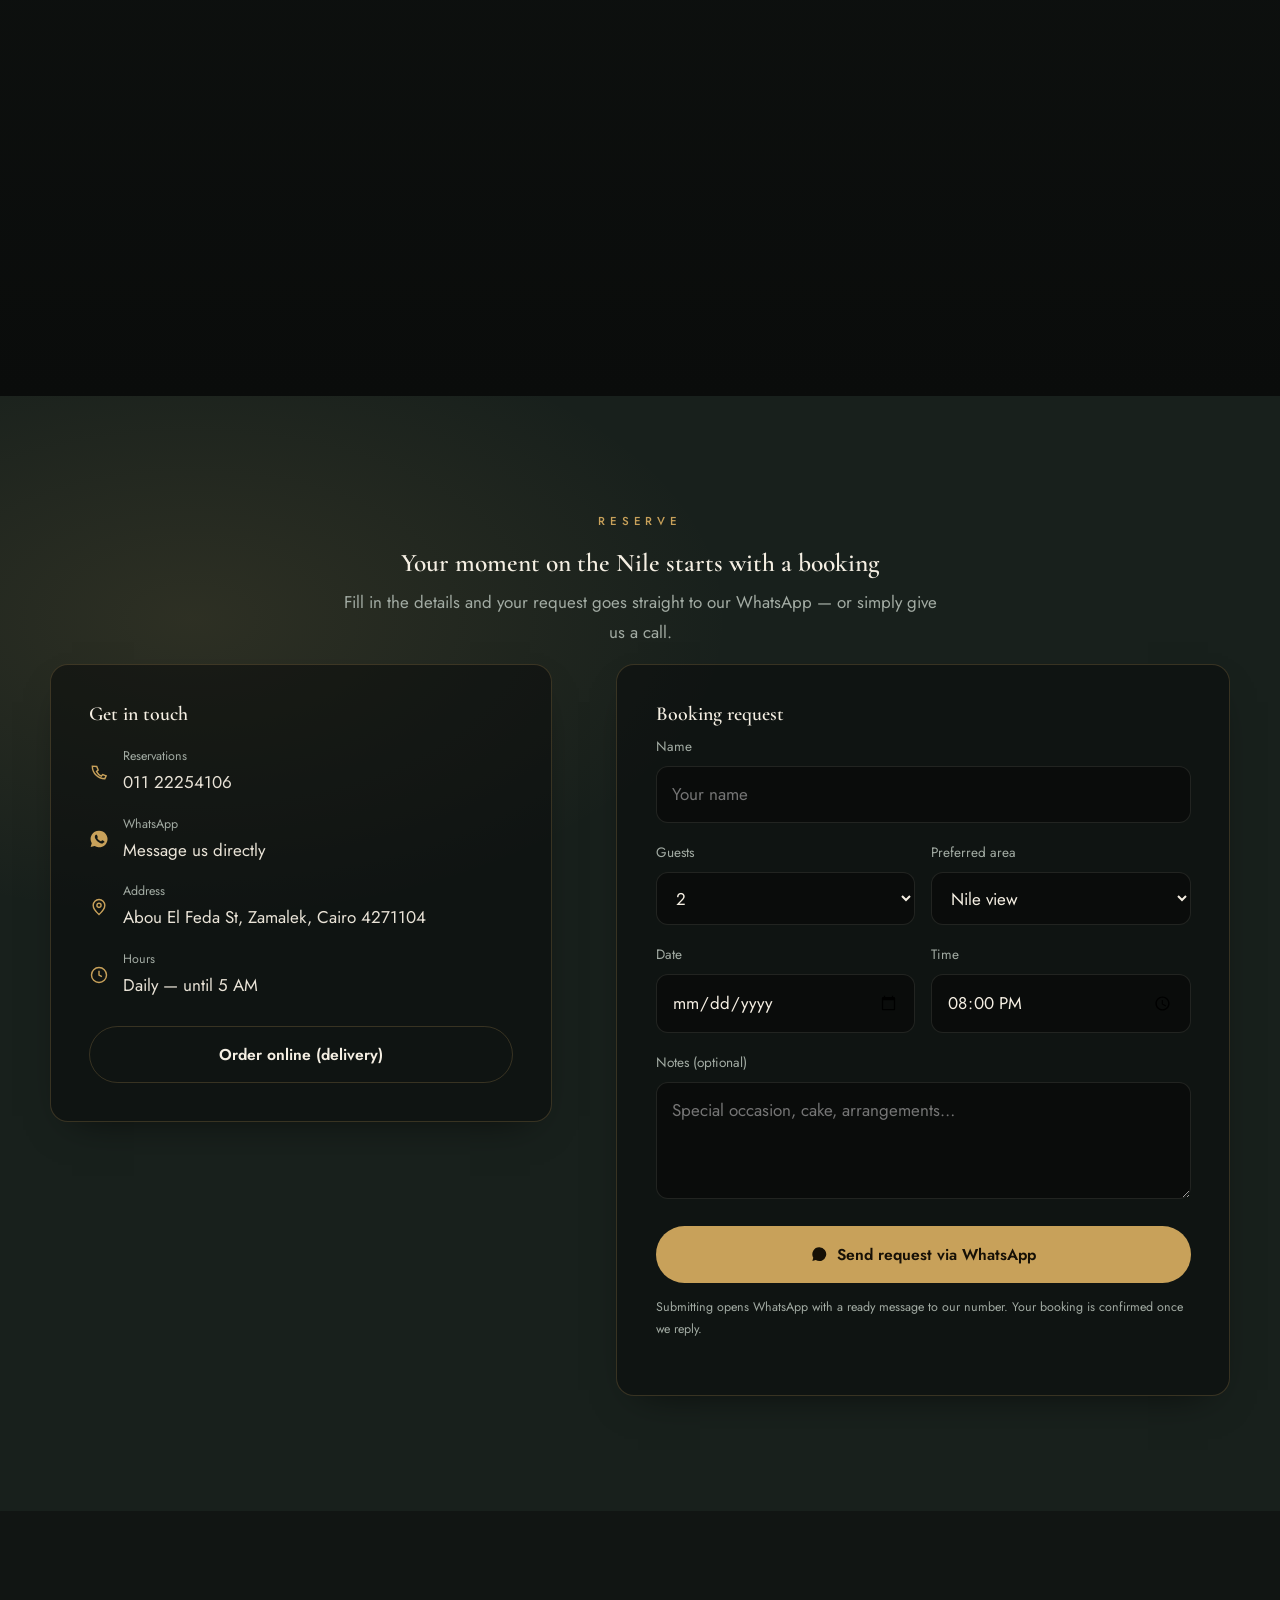
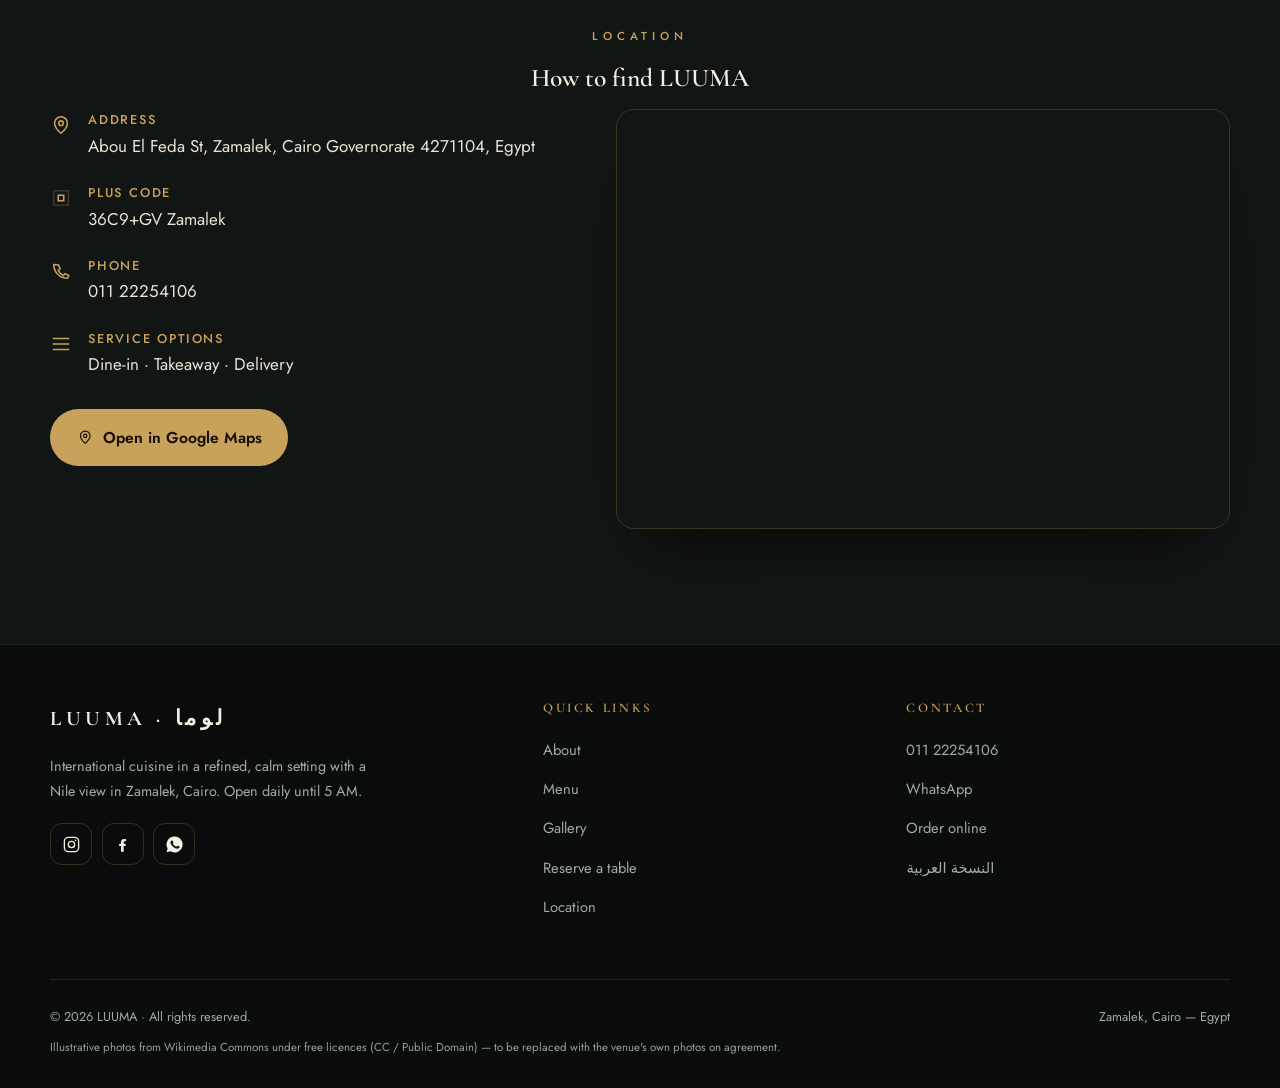
<file: en.html>
<!DOCTYPE html>
<html lang="en" dir="ltr">
<head>
<meta charset="UTF-8">
<meta name="viewport" content="width=device-width, initial-scale=1">
<title>LUUMA | International Dining with a Nile View in Zamalek, Cairo</title>
<meta name="description" content="LUUMA — international cuisine in a refined, calm setting on the banks of the Nile in Zamalek, Cairo. Rated 4.7 from 16,000+ Google reviews. Oriental breakfast, shisha, live music and a stunning Nile view. Book your table now.">
<meta name="theme-color" content="#0a0c0b">
<link rel="canonical" href="./en.html">
<link rel="alternate" hreflang="ar" href="./index.html">
<link rel="icon" href="assets/img/logo.svg" type="image/svg+xml">

<meta property="og:type" content="restaurant">
<meta property="og:title" content="LUUMA | Nile-view dining, refined and calm, in Zamalek">
<meta property="og:description" content="International cuisine · Oriental breakfast · Shisha · Live music. Rated 4.7 ★ from 16,186 Google reviews.">
<meta property="og:image" content="assets/img/hero-night.jpg">
<meta property="og:locale" content="en_US">

<link rel="preconnect" href="https://fonts.googleapis.com">
<link rel="preconnect" href="https://fonts.gstatic.com" crossorigin>
<link href="https://fonts.googleapis.com/css2?family=El+Messiri:wght@400;500;600;700&family=Tajawal:wght@300;400;500;700&family=Cormorant+Garamond:wght@400;500;600;700&family=Jost:wght@300;400;500;600&display=swap" rel="stylesheet">
<link rel="stylesheet" href="assets/css/style.css">

<script type="application/ld+json">
{
  "@context": "https://schema.org",
  "@type": "Restaurant",
  "name": "LUUMA",
  "description": "International restaurant with a refined, calm setting and a Nile view in Zamalek, Cairo. Oriental breakfast, shisha and live music.",
  "image": "assets/img/hero-night.jpg",
  "servesCuisine": ["International", "Mediterranean", "Breakfast", "Egyptian"],
  "priceRange": "E£400–1,600",
  "telephone": "+201122254106",
  "address": {
    "@type": "PostalAddress",
    "streetAddress": "Abou El Feda St",
    "addressLocality": "Zamalek, Cairo",
    "addressRegion": "Cairo Governorate",
    "postalCode": "4271104",
    "addressCountry": "EG"
  },
  "geo": { "@type": "GeoCoordinates", "latitude": 30.0712502, "longitude": 31.21966 },
  "aggregateRating": { "@type": "AggregateRating", "ratingValue": "4.7", "reviewCount": "16186", "bestRating": "5" },
  "acceptsReservations": "https://wa.me/201122254106",
  "sameAs": ["https://www.instagram.com/luuma.eg/", "https://www.facebook.com/Luuma.eg/"]
}
</script>
</head>
<body>

<header class="site-header" id="top">
  <div class="wrap header-inner">
    <a class="brand" href="#top">
      <img src="assets/img/logo.svg" alt="" width="38" height="38">
      <span><b>LUUMA</b><small>ZAMALEK</small></span>
    </a>
    <nav class="nav" id="nav" aria-label="Main navigation">
      <a href="#about">About</a>
      <a href="#menu">Menu</a>
      <a href="#gallery">Gallery</a>
      <a href="#reserve">Reserve</a>
      <a href="#location">Location</a>
      <a href="#contact">Contact</a>
    </nav>
    <div class="header-cta">
      <a class="lang-switch" href="index.html">ع<span class="sr-only"> — العربية</span></a>
      <a class="btn btn--sm" href="#reserve">Book a table</a>
      <button class="nav-toggle" id="navToggle" aria-label="Open menu" aria-expanded="false" aria-controls="nav"><span></span></button>
    </div>
  </div>
</header>

<main id="main">
<!-- ============ HERO ============ -->
<section class="hero">
  <div class="hero__bg" role="img" aria-label="Night view over the Nile and Zamalek, Cairo"></div>
  <div class="hero__veil"></div>
  <div class="wrap">
    <div class="hero__rating reveal">
      <b>4.7</b>
      <span class="stars" aria-hidden="true">★★★★★</span>
      <small>16,186 Google reviews</small>
    </div>
    <h1 class="hero__name reveal"><span>ZAMALEK · CAIRO</span>LUUMA</h1>
    <p class="hero__tag reveal">International cuisine, shisha and oriental breakfast on the banks of the Nile.</p>
    <div class="hero__actions reveal">
      <a class="btn" href="#reserve">
        <svg viewBox="0 0 24 24" fill="none" stroke="currentColor" stroke-width="1.7"><rect x="3" y="4.5" width="18" height="16" rx="2.5"/><path d="M3 9h18M8 2.5v4M16 2.5v4"/></svg>
        Reserve a table
      </a>
      <a class="btn btn--ghost" href="tel:+201122254106">
        <svg viewBox="0 0 24 24" fill="none" stroke="currentColor" stroke-width="1.7"><path d="M4 5c0 8.3 6.7 15 15 15l1.6-3.3-4.2-1.7-1.7 2a11.6 11.6 0 0 1-5.7-5.7l2-1.7L9.3 5.4Z"/></svg>
        Call · 011 22254106
      </a>
      <a class="btn btn--ghost" href="#menu">View menu</a>
    </div>
  </div>
  <div class="scroll-hint" aria-hidden="true"><span>Discover</span><i></i></div>
</section>

<section class="stats" aria-label="Quick facts">
  <div class="wrap stats__grid">
    <div class="stat reveal"><b>4.7 ★</b><span>Google Maps rating</span></div>
    <div class="stat reveal"><b>16,186</b><span>guest reviews</span></div>
    <div class="stat reveal"><b>On the Nile</b><span>Nile view in Zamalek</span></div>
    <div class="stat reveal"><b>Till 5 AM</b><span>open late daily</span></div>
  </div>
</section>

<section class="section about" id="about">
  <div class="wrap about__grid">
    <div class="about__media reveal">
      <img src="assets/img/nile-day.jpg" alt="Daytime view of the Nile at Zamalek" loading="lazy">
      <div class="badge2">LUUMA · ZAMALEK</div>
      <div class="badge"><b>4.7</b><span>16,186 reviews</span></div>
    </div>
    <div class="reveal">
      <p class="eyebrow">About</p>
      <h2>Refined and calm on the banks of the Nile</h2>
      <p class="lead">On Abou El Feda Street in the heart of Zamalek, <b>LUUMA</b> blends international cuisine with a refined, calm atmosphere and a direct view over the Nile. Perfect for a romantic dinner, a late breakfast or an evening with friends and shisha to the sound of live music.</p>
      <ul class="feature-list">
        <li><svg viewBox="0 0 24 24" fill="none" stroke="currentColor" stroke-width="1.7"><path d="M20 6 9 17l-5-5"/></svg><span>Direct Nile view &amp; a refined, calm setting</span></li>
        <li><svg viewBox="0 0 24 24" fill="none" stroke="currentColor" stroke-width="1.7"><path d="M20 6 9 17l-5-5"/></svg><span>International kitchen + oriental breakfast (feteer, foul, tagines)</span></li>
        <li><svg viewBox="0 0 24 24" fill="none" stroke="currentColor" stroke-width="1.7"><path d="M20 6 9 17l-5-5"/></svg><span>Shisha in every flavour, plus a specialty coffee menu</span></li>
        <li><svg viewBox="0 0 24 24" fill="none" stroke="currentColor" stroke-width="1.7"><path d="M20 6 9 17l-5-5"/></svg><span>Live music on weekends, plus events &amp; celebrations</span></li>
        <li><svg viewBox="0 0 24 24" fill="none" stroke="currentColor" stroke-width="1.7"><path d="M20 6 9 17l-5-5"/></svg><span>Dine-in · Takeaway · Delivery</span></li>
      </ul>
    </div>
  </div>
</section>

<section class="section menu" id="menu">
  <div class="wrap">
    <div class="center reveal">
      <p class="eyebrow">Menu</p>
      <h2>A taste of the world… with an Egyptian soul</h2>
      <div class="rule" aria-hidden="true"><span>◆</span></div>
      <p class="lead center">A curated selection of our best-loved dishes — from the oriental breakfast to shisha and desserts.</p>
    </div>

    <div class="menu__tabs" role="tablist" aria-label="Menu sections">
      <button role="tab" aria-selected="true" data-tab="breakfast">Oriental breakfast</button>
      <button role="tab" aria-selected="false" data-tab="mains">Main dishes</button>
      <button role="tab" aria-selected="false" data-tab="shisha">Shisha</button>
      <button role="tab" aria-selected="false" data-tab="drinks">Drinks</button>
      <button role="tab" aria-selected="false" data-tab="sweets">Desserts</button>
    </div>

    <div class="menu__panel is-active" id="panel-breakfast" role="tabpanel">
      <div class="dish-grid">
        <article class="dish"><img src="assets/img/feteer.jpg" alt="Feteer meshaltet" loading="lazy"><div class="dish__body"><div class="dish__top"><h3>Feteer Meshaltet</h3><span class="dish__price">E£ —</span></div><p>Fresh oven-baked Egyptian layered pastry — our most talked-about dish.</p></div></article>
        <article class="dish"><img src="assets/img/ful.jpg" alt="Foul and falafel" loading="lazy"><div class="dish__body"><div class="dish__top"><h3>Foul &amp; Falafel</h3><span class="dish__price">E£ —</span></div><p>The authentic Egyptian breakfast, served the LUUMA way.</p></div></article>
        <article class="dish"><img src="assets/img/breakfast.jpg" alt="Full oriental breakfast" loading="lazy"><div class="dish__body"><div class="dish__top"><h3>Full Oriental Breakfast</h3><span class="dish__tag">Signature</span></div><p>A generous Egyptian spread, oriental style.</p></div></article>
        <article class="dish"><img src="assets/img/breakfast2.jpg" alt="Breakfast plate" loading="lazy"><div class="dish__body"><div class="dish__top"><h3>Dates &amp; Cream</h3><span class="dish__price">E£ —</span></div><p>One of the most requested items at breakfast.</p></div></article>
      </div>
    </div>

    <div class="menu__panel" id="panel-mains" role="tabpanel">
      <div class="dish-grid">
        <article class="dish"><img src="assets/img/pizza.jpg" alt="Pizza" loading="lazy"><div class="dish__body"><div class="dish__top"><h3>Fresh Pizza</h3><span class="dish__price">E£ —</span></div><p>Fresh dough and select ingredients from the oven.</p></div></article>
        <article class="dish"><img src="assets/img/burrata.jpg" alt="Burrata with tomato and basil" loading="lazy"><div class="dish__body"><div class="dish__top"><h3>Burrata</h3><span class="dish__tag">Most loved</span></div><p>A guest favourite from our menu.</p></div></article>
        <article class="dish"><img src="assets/img/risotto.jpg" alt="Creamy risotto" loading="lazy"><div class="dish__body"><div class="dish__top"><h3>Risotto</h3><span class="dish__price">E£ —</span></div><p>Creamy risotto with international ingredients.</p></div></article>
        <article class="dish"><img src="assets/img/fettuccine.jpg" alt="Fettuccine pasta" loading="lazy"><div class="dish__body"><div class="dish__top"><h3>Fettuccine</h3><span class="dish__price">E£ —</span></div><p>Italian pasta in a rich sauce.</p></div></article>
      </div>
    </div>

    <div class="menu__panel" id="panel-shisha" role="tabpanel">
      <div class="dish-grid">
        <article class="dish"><img src="assets/img/shisha.jpg" alt="Shisha" loading="lazy"><div class="dish__body"><div class="dish__top"><h3>Shisha — assorted flavours</h3><span class="dish__tag">House signature</span></div><p>Mentioned over 400 times in guest reviews — a LUUMA essential.</p></div></article>
        <article class="dish"><img src="assets/img/shisha-fruit.jpg" alt="Fruit-flavoured shisha" loading="lazy"><div class="dish__body"><div class="dish__top"><h3>Fruit Shisha</h3><span class="dish__price">E£ —</span></div><p>Refreshing fruit flavours for the evening.</p></div></article>
        <article class="dish"><img src="assets/img/shisha-honey.jpg" alt="Honey shisha in the cafe" loading="lazy"><div class="dish__body"><div class="dish__top"><h3>Honey Shisha</h3><span class="dish__price">E£ —</span></div><p>The classic crowd-pleaser.</p></div></article>
      </div>
    </div>

    <div class="menu__panel" id="panel-drinks" role="tabpanel">
      <div class="dish-grid">
        <article class="dish"><img src="assets/img/cappuccino.jpg" alt="Cappuccino" loading="lazy"><div class="dish__body"><div class="dish__top"><h3>Cappuccino &amp; Specialty Coffee</h3><span class="dish__price">E£ —</span></div><p>Expertly crafted coffee with a touch of art.</p></div></article>
        <article class="dish"><img src="assets/img/juice.jpg" alt="Fresh orange juice" loading="lazy"><div class="dish__body"><div class="dish__top"><h3>Fresh Juices</h3><span class="dish__price">E£ —</span></div><p>Refreshing natural juices.</p></div></article>
        <article class="dish"><img src="assets/img/mocktail.jpg" alt="Refreshing mocktail" loading="lazy"><div class="dish__body"><div class="dish__top"><h3>Mocktails</h3><span class="dish__price">E£ —</span></div><p>A chilled, refreshing selection.</p></div></article>
        <article class="dish"><img src="assets/img/tea.jpg" alt="Mint tea with dates" loading="lazy"><div class="dish__body"><div class="dish__top"><h3>Tea &amp; Hot Drinks</h3><span class="dish__price">E£ —</span></div><p>For every hour, from breakfast to late night.</p></div></article>
      </div>
    </div>

    <div class="menu__panel" id="panel-sweets" role="tabpanel">
      <div class="dish-grid">
        <article class="dish"><img src="assets/img/baklava.jpg" alt="Baklava and oriental sweets" loading="lazy"><div class="dish__body"><div class="dish__top"><h3>Oriental Sweets</h3><span class="dish__price">E£ —</span></div><p>Dates, cream and eastern favourites.</p></div></article>
        <article class="dish"><img src="assets/img/cheesecake.jpg" alt="Cheesecake with strawberry sauce" loading="lazy"><div class="dish__body"><div class="dish__top"><h3>Cheesecake</h3><span class="dish__price">E£ —</span></div><p>Creamy cheesecake with strawberry.</p></div></article>
        <article class="dish"><img src="assets/img/mousse.jpg" alt="Chocolate mousse" loading="lazy"><div class="dish__body"><div class="dish__top"><h3>Chocolate Mousse</h3><span class="dish__price">E£ —</span></div><p>A rich, chilled chocolate dessert.</p></div></article>
      </div>
    </div>

    <p class="menu-note">🔸 The menu above is an <b>introductory demo</b> based on our most-mentioned dishes in guest reviews. Final dishes and prices are set and updated entirely by LUUMA management before launch.</p>
  </div>
</section>

<section class="section gallery" id="gallery">
  <div class="wrap">
    <div class="center reveal">
      <p class="eyebrow">Gallery</p>
      <h2>Glimpses of LUUMA</h2>
    </div>
    <div class="gallery__grid reveal">
      <a class="g--w2 g--h2" href="assets/img/hero-night.jpg" target="_blank" rel="noopener"><img src="assets/img/hero-night.jpg" alt="Zamalek and the Nile at night" loading="lazy"></a>
      <a href="assets/img/nile-day.jpg" target="_blank" rel="noopener"><img src="assets/img/nile-day.jpg" alt="The Nile at Zamalek by day" loading="lazy"></a>
      <a href="assets/img/cairo-tower.jpg" target="_blank" rel="noopener"><img src="assets/img/cairo-tower.jpg" alt="Cairo Tower and the Nile at night" loading="lazy"></a>
      <a href="assets/img/breakfast.jpg" target="_blank" rel="noopener"><img src="assets/img/breakfast.jpg" alt="Oriental breakfast" loading="lazy"></a>
      <a href="assets/img/feteer.jpg" target="_blank" rel="noopener"><img src="assets/img/feteer.jpg" alt="Feteer meshaltet" loading="lazy"></a>
      <a class="g--w2" href="assets/img/shisha.jpg" target="_blank" rel="noopener"><img src="assets/img/shisha.jpg" alt="Shisha session" loading="lazy"></a>
      <a href="assets/img/pizza.jpg" target="_blank" rel="noopener"><img src="assets/img/pizza.jpg" alt="Pizza" loading="lazy"></a>
      <a href="assets/img/cappuccino.jpg" target="_blank" rel="noopener"><img src="assets/img/cappuccino.jpg" alt="Cappuccino" loading="lazy"></a>
    </div>
  </div>
</section>

<section class="section reserve" id="reserve">
  <div class="wrap">
    <div class="center reveal">
      <p class="eyebrow">Reserve</p>
      <h2>Your moment on the Nile starts with a booking</h2>
      <p class="lead center">Fill in the details and your request goes straight to our WhatsApp — or simply give us a call.</p>
    </div>

    <div class="reserve__grid">
      <div class="card reveal">
        <h3>Get in touch</h3>
        <div class="contact-lines">
          <a href="tel:+201122254106">
            <svg viewBox="0 0 24 24" fill="none" stroke="currentColor" stroke-width="1.7"><path d="M4 5c0 8.3 6.7 15 15 15l1.6-3.3-4.2-1.7-1.7 2a11.6 11.6 0 0 1-5.7-5.7l2-1.7L9.3 5.4Z"/></svg>
            <span><small>Reservations</small>011 22254106</span>
          </a>
          <a href="https://wa.me/201122254106" target="_blank" rel="noopener">
            <svg viewBox="0 0 24 24" fill="currentColor"><path d="M12 2a10 10 0 0 0-8.7 15l-1.3 4.7 4.8-1.3A10 10 0 1 0 12 2Zm5.5 14.2c-.2.6-1.2 1.2-1.7 1.2-.4 0-1 .1-3.2-.9-2.7-1.2-4.4-4-4.5-4.2-.1-.2-1.1-1.5-1.1-2.8s.7-2 .9-2.2c.2-.3.5-.3.7-.3h.5c.2 0 .4 0 .6.5l.8 2c.1.2.1.4 0 .5l-.4.5c-.1.2-.3.3-.1.6.2.3.8 1.3 1.7 2.1 1.2 1 2.1 1.3 2.4 1.5.3.1.4.1.6-.1l.7-.9c.2-.2.4-.2.6-.1l1.9.9c.5.2.5.4.5.6s0 .9-.2 1.5Z"/></svg>
            <span><small>WhatsApp</small>Message us directly</span>
          </a>
          <div>
            <svg viewBox="0 0 24 24" fill="none" stroke="currentColor" stroke-width="1.7"><path d="M12 21s7-6 7-11a7 7 0 1 0-14 0c0 5 7 11 7 11Z"/><circle cx="12" cy="10" r="2.5"/></svg>
            <span><small>Address</small>Abou El Feda St, Zamalek, Cairo 4271104</span>
          </div>
          <div>
            <svg viewBox="0 0 24 24" fill="none" stroke="currentColor" stroke-width="1.7"><circle cx="12" cy="12" r="9"/><path d="M12 7v5l3.5 2"/></svg>
            <span><small>Hours</small>Daily — until 5 AM</span>
          </div>
        </div>
        <a class="btn btn--ghost" style="margin-top:1.6rem;width:100%" href="https://www.elmenus.com/cairo/luuma-3qk63" target="_blank" rel="noopener">Order online (delivery)</a>
      </div>

      <form class="card reveal" id="reserveForm" novalidate>
        <h3>Booking request</h3>
        <div class="field">
          <label for="rName">Name</label>
          <input id="rName" name="name" type="text" placeholder="Your name" required>
        </div>
        <div class="field field--row">
          <div>
            <label for="rGuests">Guests</label>
            <select id="rGuests" name="guests">
              <option>1</option><option selected>2</option><option>3</option><option>4</option>
              <option>5</option><option>6</option><option>7</option><option>8+</option>
            </select>
          </div>
          <div>
            <label for="rArea">Preferred area</label>
            <select id="rArea" name="area">
              <option>Nile view</option>
              <option>Indoor</option>
              <option>Terrace</option>
              <option>No preference</option>
            </select>
          </div>
        </div>
        <div class="field field--row">
          <div>
            <label for="rDate">Date</label>
            <input id="rDate" name="date" type="date" required>
          </div>
          <div>
            <label for="rTime">Time</label>
            <input id="rTime" name="time" type="time" value="20:00" required>
          </div>
        </div>
        <div class="field">
          <label for="rNotes">Notes (optional)</label>
          <textarea id="rNotes" name="notes" rows="3" placeholder="Special occasion, cake, arrangements…"></textarea>
        </div>
        <button class="btn" type="submit" style="width:100%">
          <svg viewBox="0 0 24 24" fill="currentColor"><path d="M12 2a10 10 0 0 0-8.7 15l-1.3 4.7 4.8-1.3A10 10 0 1 0 12 2Z"/></svg>
          Send request via WhatsApp
        </button>
        <p class="hint">Submitting opens WhatsApp with a ready message to our number. Your booking is confirmed once we reply.</p>
      </form>
    </div>
  </div>
</section>

<section class="section location" id="location">
  <div class="wrap">
    <div class="center reveal">
      <p class="eyebrow">Location</p>
      <h2>How to find LUUMA</h2>
    </div>
    <div class="reserve__grid" style="align-items:stretch">
      <div class="reveal">
        <ul class="info-list">
          <li>
            <svg viewBox="0 0 24 24" fill="none" stroke="currentColor" stroke-width="1.7"><path d="M12 21s7-6 7-11a7 7 0 1 0-14 0c0 5 7 11 7 11Z"/><circle cx="12" cy="10" r="2.5"/></svg>
            <div><b>Address</b><span>Abou El Feda St, Zamalek, Cairo Governorate 4271104, Egypt</span></div>
          </li>
          <li>
            <svg viewBox="0 0 24 24" fill="none" stroke="currentColor" stroke-width="1.7"><path d="M4 4h16v16H4z" opacity=".25"/><path d="M9 9h6v6H9z"/></svg>
            <div><b>Plus Code</b><span>36C9+GV Zamalek</span></div>
          </li>
          <li>
            <svg viewBox="0 0 24 24" fill="none" stroke="currentColor" stroke-width="1.7"><path d="M4 5c0 8.3 6.7 15 15 15l1.6-3.3-4.2-1.7-1.7 2a11.6 11.6 0 0 1-5.7-5.7l2-1.7L9.3 5.4Z"/></svg>
            <div><b>Phone</b><span>011 22254106</span></div>
          </li>
          <li>
            <svg viewBox="0 0 24 24" fill="none" stroke="currentColor" stroke-width="1.7"><path d="M3 6h18M3 12h18M3 18h18"/></svg>
            <div><b>Service options</b><span>Dine-in · Takeaway · Delivery</span></div>
          </li>
        </ul>
        <a class="btn" style="margin-top:1.8rem" href="https://www.google.com/maps/search/?api=1&query=LUUMA%20Zamalek%20Cairo" target="_blank" rel="noopener">
          <svg viewBox="0 0 24 24" fill="none" stroke="currentColor" stroke-width="1.7"><path d="M12 21s7-6 7-11a7 7 0 1 0-14 0c0 5 7 11 7 11Z"/><circle cx="12" cy="10" r="2.5"/></svg>
          Open in Google Maps
        </a>
      </div>
      <div class="map-frame reveal">
        <iframe title="LUUMA location map" src="https://www.google.com/maps?q=LUUMA%20Zamalek%20Cairo&output=embed&hl=en" loading="lazy" referrerpolicy="no-referrer-when-downgrade"></iframe>
      </div>
    </div>
  </div>
</section>

</main>

<footer class="site-footer" id="contact">
  <div class="wrap footer-grid">
    <div class="footer-brand">
      <b>LUUMA · لوما</b>
      <p>International cuisine in a refined, calm setting with a Nile view in Zamalek, Cairo. Open daily until 5 AM.</p>
      <div class="social">
        <a href="https://www.instagram.com/luuma.eg/" target="_blank" rel="noopener" aria-label="Instagram">
          <svg viewBox="0 0 24 24" fill="none" stroke="currentColor" stroke-width="1.7"><rect x="3" y="3" width="18" height="18" rx="5"/><circle cx="12" cy="12" r="4"/><circle cx="17.2" cy="6.8" r="1" fill="currentColor" stroke="none"/></svg>
        </a>
        <a href="https://www.facebook.com/Luuma.eg/" target="_blank" rel="noopener" aria-label="Facebook">
          <svg viewBox="0 0 24 24" fill="currentColor"><path d="M13.5 21v-7h2.3l.4-2.9h-2.7V9.2c0-.8.3-1.4 1.5-1.4h1.3V5.2c-.6-.1-1.4-.2-2.3-.2-2.3 0-3.9 1.4-3.9 4v2.1H7.8V14h2.3v7Z"/></svg>
        </a>
        <a href="https://wa.me/201122254106" target="_blank" rel="noopener" aria-label="WhatsApp">
          <svg viewBox="0 0 24 24" fill="currentColor"><path d="M12 2a10 10 0 0 0-8.7 15l-1.3 4.7 4.8-1.3A10 10 0 1 0 12 2Zm5.5 14.2c-.2.6-1.2 1.2-1.7 1.2-.4 0-1 .1-3.2-.9-2.7-1.2-4.4-4-4.5-4.2-.1-.2-1.1-1.5-1.1-2.8s.7-2 .9-2.2c.2-.3.5-.3.7-.3h.5c.2 0 .4 0 .6.5l.8 2c.1.2.1.4 0 .5l-.4.5c-.1.2-.3.3-.1.6.2.3.8 1.3 1.7 2.1 1.2 1 2.1 1.3 2.4 1.5.3.1.4.1.6-.1l.7-.9c.2-.2.4-.2.6-.1l1.9.9c.5.2.5.4.5.6s0 .9-.2 1.5Z"/></svg>
        </a>
      </div>
    </div>
    <div class="footer-col">
      <h3>Quick links</h3>
      <ul>
        <li><a href="#about">About</a></li>
        <li><a href="#menu">Menu</a></li>
        <li><a href="#gallery">Gallery</a></li>
        <li><a href="#reserve">Reserve a table</a></li>
        <li><a href="#location">Location</a></li>
      </ul>
    </div>
    <div class="footer-col">
      <h3>Contact</h3>
      <ul>
        <li><a href="tel:+201122254106">011 22254106</a></li>
        <li><a href="https://wa.me/201122254106" target="_blank" rel="noopener">WhatsApp</a></li>
        <li><a href="https://www.elmenus.com/cairo/luuma-3qk63" target="_blank" rel="noopener">Order online</a></li>
        <li><a href="index.html">النسخة العربية</a></li>
      </ul>
    </div>
  </div>
  <div class="wrap footer-bottom">
    <span>© <span id="year">2026</span> LUUMA · All rights reserved.</span>
    <span>Zamalek, Cairo — Egypt</span>
  </div>
  <div class="wrap credits">
    Illustrative photos from Wikimedia Commons under free licences (CC / Public Domain) — to be replaced with the venue's own photos on agreement.
  </div>
</footer>

<div class="float">
  <a class="top" id="toTop" href="#top" aria-label="Back to top">
    <svg viewBox="0 0 24 24" fill="none" stroke="currentColor" stroke-width="1.9"><path d="M12 19V5M6 11l6-6 6 6"/></svg>
  </a>
  <a class="wa" href="https://wa.me/201122254106?text=Hello%20LUUMA%2C%20I'd%20like%20to%20book%20a%20table" target="_blank" rel="noopener" aria-label="WhatsApp">
    <svg viewBox="0 0 24 24" fill="currentColor"><path d="M12 2a10 10 0 0 0-8.7 15l-1.3 4.7 4.8-1.3A10 10 0 1 0 12 2Zm5.5 14.2c-.2.6-1.2 1.2-1.7 1.2-.4 0-1 .1-3.2-.9-2.7-1.2-4.4-4-4.5-4.2-.1-.2-1.1-1.5-1.1-2.8s.7-2 .9-2.2c.2-.3.5-.3.7-.3h.5c.2 0 .4 0 .6.5l.8 2c.1.2.1.4 0 .5l-.4.5c-.1.2-.3.3-.1.6.2.3.8 1.3 1.7 2.1 1.2 1 2.1 1.3 2.4 1.5.3.1.4.1.6-.1l.7-.9c.2-.2.4-.2.6-.1l1.9.9c.5.2.5.4.5.6s0 .9-.2 1.5Z"/></svg>
  </a>
</div>

<script src="assets/js/main.js"></script>
</body>
</html>
</file>
<file: assets/css/style.css>
/* ==========================================================================
   LUUMA — لوما | Zamalek, Cairo
   Design system + components. RTL & LTR aware (uses html[dir]).
   ========================================================================== */

:root{
  --ink:#0a0c0b;
  --noir:#111513;
  --noir-2:#18201c;
  --noir-3:#202a25;
  --gold:#c8a15a;
  --gold-2:#e7cd92;
  --gold-soft:rgba(200,161,90,.14);
  --cream:#f5efe3;
  --green:#123a2f;
  --muted:#a2aba3;
  --line:rgba(200,161,90,.22);
  --line-soft:rgba(245,239,227,.10);
  --maxw:1180px;
  --radius:18px;
  --radius-s:12px;
  --shadow:0 34px 70px -34px rgba(0,0,0,.8);
  --shadow-s:0 16px 40px -22px rgba(0,0,0,.7);
  --ff-ar-display:'El Messiri',serif;
  --ff-ar-body:'Tajawal',system-ui,sans-serif;
  --ff-en-display:'Cormorant Garamond',serif;
  --ff-en-body:'Jost',system-ui,sans-serif;
}

*,*::before,*::after{box-sizing:border-box}
html{scroll-behavior:smooth;-webkit-text-size-adjust:100%}
body{
  margin:0;background:var(--ink);color:var(--cream);
  line-height:1.75;font-size:17px;overflow-x:hidden;
}
html[lang="ar"] body{font-family:var(--ff-ar-body)}
html[lang="en"] body{font-family:var(--ff-en-body)}
h1,h2,h3,h4{margin:0 0 .4em;line-height:1.2;font-weight:600}
html[lang="ar"] h1,html[lang="ar"] h2,html[lang="ar"] h3,html[lang="ar"] h4{font-family:var(--ff-ar-display)}
html[lang="en"] h1,html[lang="en"] h2,html[lang="en"] h3,html[lang="en"] h4{font-family:var(--ff-en-display);font-weight:600}
p{margin:0 0 1rem}
a{color:inherit;text-decoration:none}
img{max-width:100%;display:block}
ul{margin:0;padding:0;list-style:none}
button{font:inherit;cursor:pointer}
:focus-visible{outline:2px solid var(--gold);outline-offset:3px;border-radius:4px}

.wrap{width:min(100% - 2.5rem,var(--maxw));margin-inline:auto}
.eyebrow{
  font-family:var(--ff-en-body);letter-spacing:.42em;text-transform:uppercase;
  font-size:.72rem;color:var(--gold);font-weight:500;margin:0 0 1rem;
}
.eyebrow.muted{color:var(--muted)}
.section{padding:clamp(4.5rem,9vw,8rem) 0}
.section--tight{padding:clamp(3rem,6vw,5rem) 0}
.center{text-align:center}
.lead{color:var(--muted);font-size:1.06rem;max-width:60ch}
.center .lead{margin-inline:auto}

/* decorative rule */
.rule{display:flex;align-items:center;gap:.9rem;justify-content:center;margin:1.4rem 0}
.rule::before,.rule::after{content:"";height:1px;width:60px;background:linear-gradient(90deg,transparent,var(--gold))}
.rule::after{background:linear-gradient(90deg,var(--gold),transparent)}
.rule span{color:var(--gold);font-size:.8rem}

/* ---------- Buttons ---------- */
.btn{
  --bg:var(--gold);--fg:#161006;
  display:inline-flex;align-items:center;gap:.6rem;justify-content:center;
  background:var(--bg);color:var(--fg);border:1px solid transparent;
  padding:.85rem 1.6rem;border-radius:100px;font-weight:600;font-size:.98rem;
  transition:transform .25s ease,box-shadow .25s ease,background .25s ease,color .25s ease;
  white-space:nowrap;
}
.btn:hover{transform:translateY(-2px);box-shadow:0 14px 30px -14px rgba(200,161,90,.8)}
.btn--ghost{--bg:transparent;--fg:var(--cream);border-color:var(--line)}
.btn--ghost:hover{border-color:var(--gold);color:var(--gold-2);box-shadow:none}
.btn--ghost-light{--bg:transparent;--fg:#12100a;border-color:rgba(18,16,10,.35)}
.btn--sm{padding:.6rem 1.1rem;font-size:.9rem}
.btn svg{width:1.05em;height:1.05em;flex:none}

/* ---------- Header ---------- */
.site-header{
  position:fixed;inset-block-start:0;inset-inline:0;z-index:60;
  padding:1.15rem 0;transition:background .35s ease,padding .35s ease,backdrop-filter .35s;
}
.site-header.is-solid{background:rgba(10,12,11,.86);backdrop-filter:blur(14px);padding:.7rem 0;border-block-end:1px solid var(--line-soft)}
.header-inner{display:flex;align-items:center;justify-content:space-between;gap:1rem}
.brand{display:flex;align-items:center;gap:.65rem}
.brand img{width:38px;height:38px}
.brand b{font-family:var(--ff-en-display);font-size:1.5rem;letter-spacing:.22em;font-weight:600;line-height:1}
.brand small{display:block;font-family:var(--ff-ar-display);font-size:.72rem;letter-spacing:.3em;color:var(--gold);opacity:.85}

.nav{display:flex;align-items:center;gap:1.6rem}
.nav a{font-size:.95rem;color:var(--cream);opacity:.86;position:relative;padding:.2rem 0}
.nav a::after{content:"";position:absolute;inset-inline-start:0;inset-block-end:-4px;height:1px;width:0;background:var(--gold);transition:width .3s ease}
.nav a:hover{opacity:1}
.nav a:hover::after{width:100%}
.header-cta{display:flex;align-items:center;gap:.7rem}
.lang-switch{display:inline-flex;align-items:center;gap:.35rem;font-family:var(--ff-en-body);font-size:.8rem;letter-spacing:.12em;color:var(--muted);border:1px solid var(--line);border-radius:100px;padding:.4rem .8rem}
.lang-switch:hover{color:var(--gold-2);border-color:var(--gold)}
.nav-toggle{display:none;background:none;border:1px solid var(--line);color:var(--cream);width:44px;height:44px;border-radius:12px;align-items:center;justify-content:center}
.nav-toggle span{display:block;width:20px;height:2px;background:currentColor;position:relative}
.nav-toggle span::before,.nav-toggle span::after{content:"";position:absolute;inset-inline-start:0;width:20px;height:2px;background:currentColor}
.nav-toggle span::before{top:-6px}.nav-toggle span::after{top:6px}

/* ---------- Hero ---------- */
.hero{position:relative;min-height:100svh;display:flex;align-items:center;overflow:hidden}
.hero__bg{position:absolute;inset:0;background:url("../img/hero-night.jpg") center/cover no-repeat;transform:scale(1.06);filter:saturate(1.05)}
.hero__veil{position:absolute;inset:0;background:
  linear-gradient(180deg,rgba(8,10,9,.72),rgba(8,10,9,.35) 40%,rgba(8,10,9,.92)),
  radial-gradient(1200px 600px at 80% 10%,rgba(200,161,90,.16),transparent 60%)}
.hero .wrap{position:relative;z-index:2;padding-block:7rem 4rem}
.hero__name{font-size:clamp(4rem,13vw,10rem);line-height:.9;letter-spacing:.06em;margin:0}
html[lang="en"] .hero__name{letter-spacing:.12em}
.hero__name span{display:block;font-size:clamp(1rem,2.4vw,1.5rem);letter-spacing:.6em;color:var(--gold);font-family:var(--ff-en-body);font-weight:400;margin-block-end:.8rem}
.hero__tag{font-size:clamp(1.05rem,2.4vw,1.4rem);color:var(--cream);opacity:.92;max-width:34ch;margin-block:1.2rem 2rem}
.hero__actions{display:flex;flex-wrap:wrap;gap:.9rem;align-items:center}
.hero__rating{display:inline-flex;align-items:center;gap:.7rem;background:rgba(10,12,11,.55);border:1px solid var(--line);border-radius:100px;padding:.5rem 1.05rem;font-family:var(--ff-en-body);margin-block-end:1.6rem;backdrop-filter:blur(8px)}
.hero__rating b{color:var(--gold-2);font-size:1.15rem}
.stars{color:var(--gold);letter-spacing:.08em}
.hero__rating small{color:var(--muted);font-size:.82rem}
.scroll-hint{position:absolute;inset-block-end:1.6rem;inset-inline-start:50%;transform:translateX(-50%);z-index:2;color:var(--muted);font-size:.72rem;letter-spacing:.3em;text-transform:uppercase;font-family:var(--ff-en-body);display:flex;flex-direction:column;align-items:center;gap:.5rem}
.scroll-hint i{width:1px;height:44px;background:linear-gradient(var(--gold),transparent);animation:drop 2s infinite}
@keyframes drop{0%{opacity:0;transform:translateY(-8px)}50%{opacity:1}100%{opacity:0;transform:translateY(10px)}}

/* ---------- Stat strip ---------- */
.stats{border-block:1px solid var(--line-soft);background:var(--noir)}
.stats__grid{display:grid;grid-template-columns:repeat(4,1fr)}
.stat{padding:2.2rem 1.2rem;text-align:center;border-inline-end:1px solid var(--line-soft)}
.stat:last-child{border-inline-end:0}
.stat b{display:block;font-family:var(--ff-en-display);font-size:clamp(1.7rem,4vw,2.6rem);color:var(--gold-2);line-height:1}
.stat span{font-size:.82rem;color:var(--muted);letter-spacing:.06em}

/* ---------- About ---------- */
.about{background:linear-gradient(180deg,var(--ink),var(--noir))}
.about__grid{display:grid;grid-template-columns:1.05fr .95fr;gap:clamp(2rem,5vw,4.5rem);align-items:center}
.about__media{position:relative}
.about__media img{border-radius:var(--radius);box-shadow:var(--shadow)}
.about__media .badge{
  position:absolute;inset-block-end:-24px;inset-inline-start:-24px;background:var(--green);
  border:1px solid var(--line);border-radius:var(--radius-s);padding:1rem 1.3rem;box-shadow:var(--shadow-s);
}
.about__media .badge b{display:block;color:var(--gold-2);font-family:var(--ff-en-display);font-size:1.5rem;line-height:1}
.about__media .badge span{font-size:.78rem;color:var(--cream);opacity:.85}
.about__media .badge2{position:absolute;inset-block-start:-20px;inset-inline-end:-20px;background:rgba(10,12,11,.75);border:1px solid var(--line);border-radius:100px;padding:.55rem 1.1rem;font-family:var(--ff-en-body);letter-spacing:.2em;font-size:.74rem;color:var(--gold);backdrop-filter:blur(6px)}
.feature-list{margin-block-start:1.6rem;display:grid;gap:.85rem}
.feature-list li{display:flex;gap:.8rem;align-items:flex-start;color:#e9e3d7}
.feature-list svg{width:20px;height:20px;flex:none;color:var(--gold);margin-block-start:.35rem}

/* ---------- Menu ---------- */
.menu{background:var(--noir)}
.menu__tabs{display:flex;flex-wrap:wrap;gap:.55rem;justify-content:center;margin-block:2rem 2.6rem}
.menu__tabs button{background:transparent;border:1px solid var(--line);color:var(--cream);padding:.55rem 1.15rem;border-radius:100px;font-size:.92rem;opacity:.8;transition:.25s}
.menu__tabs button:hover{opacity:1;border-color:var(--gold)}
.menu__tabs button[aria-selected="true"]{background:var(--gold);color:#161006;border-color:var(--gold);opacity:1;font-weight:600}
.menu__panel{display:none;animation:fade .4s ease}
.menu__panel.is-active{display:block}
@keyframes fade{from{opacity:0;transform:translateY(8px)}to{opacity:1;transform:none}}
.dish-grid{display:grid;grid-template-columns:repeat(2,1fr);gap:1.1rem 2.6rem}
.dish{display:flex;gap:1rem;align-items:flex-start;padding-block:1rem;border-block-end:1px dashed var(--line-soft)}
.dish img{width:64px;height:64px;border-radius:12px;object-fit:cover;flex:none}
.dish__body{flex:1}
.dish__top{display:flex;align-items:baseline;gap:.6rem;justify-content:space-between}
.dish__top h3{margin:0;font-size:1.08rem;font-weight:600}
.dish__price{font-family:var(--ff-en-body);color:var(--gold-2);white-space:nowrap;font-size:.92rem}
.dish p{margin:.15rem 0 0;font-size:.86rem;color:var(--muted)}
.dish__tag{font-family:var(--ff-en-body);font-size:.66rem;letter-spacing:.16em;text-transform:uppercase;color:var(--gold);border:1px solid var(--line);border-radius:100px;padding:.15rem .55rem}
.menu-note{margin-block-start:2.4rem;font-size:.82rem;color:var(--muted);text-align:center;border:1px dashed var(--line);border-radius:var(--radius-s);padding:1rem 1.2rem;max-width:720px;margin-inline:auto}

/* ---------- Gallery ---------- */
.gallery{background:linear-gradient(180deg,var(--noir),var(--ink))}
.gallery__grid{display:grid;grid-template-columns:repeat(4,1fr);grid-auto-rows:210px;gap:.9rem;margin-block-start:2.4rem}
.gallery__grid a{overflow:hidden;border-radius:var(--radius-s);position:relative}
.gallery__grid img{width:100%;height:100%;object-fit:cover;transition:transform .7s ease}
.gallery__grid a:hover img{transform:scale(1.09)}
.gallery__grid a::after{content:"";position:absolute;inset:0;background:linear-gradient(180deg,transparent 55%,rgba(8,10,9,.6));opacity:0;transition:.4s}
.gallery__grid a:hover::after{opacity:1}
.g--w2{grid-column:span 2}
.g--h2{grid-row:span 2}

/* ---------- Reserve ---------- */
.reserve{position:relative;background:var(--noir-2);overflow:hidden}
.reserve::before{content:"";position:absolute;inset:0;background:radial-gradient(900px 500px at 15% 20%,rgba(200,161,90,.12),transparent 60%)}
.reserve .wrap{position:relative;z-index:2}
.reserve__grid{display:grid;grid-template-columns:.9fr 1.1fr;gap:clamp(2rem,5vw,4rem);align-items:start;margin-block-start:1rem}
.card{background:rgba(10,12,11,.55);border:1px solid var(--line);border-radius:var(--radius);padding:clamp(1.5rem,3vw,2.4rem);box-shadow:var(--shadow-s)}
.field{margin-block-end:1.1rem}
.field label{display:block;font-size:.85rem;color:var(--muted);margin-block-end:.45rem}
.field input,.field select,.field textarea{
  width:100%;background:var(--ink);border:1px solid var(--line-soft);color:var(--cream);
  border-radius:var(--radius-s);padding:.8rem .95rem;font:inherit;transition:border .2s
}
.field input:focus,.field select:focus,.field textarea:focus{border-color:var(--gold);outline:none}
.field--row{display:grid;grid-template-columns:1fr 1fr;gap:1rem}
.hint{font-size:.78rem;color:var(--muted);margin-block-start:.9rem}
.contact-lines{display:grid;gap:1rem;margin-block-start:1.2rem}
.contact-lines a,.contact-lines div{display:flex;gap:.85rem;align-items:center;color:#e9e3d7}
.contact-lines svg{width:20px;height:20px;color:var(--gold);flex:none}
.contact-lines small{display:block;color:var(--muted);font-size:.78rem}

/* ---------- Location ---------- */
.location{background:var(--noir)}
.map-frame{border:1px solid var(--line);border-radius:var(--radius);overflow:hidden;height:100%;min-height:420px;box-shadow:var(--shadow)}
.map-frame iframe{width:100%;height:100%;border:0;display:block;filter:grayscale(.25) contrast(1.05)}
.info-list{display:grid;gap:1.3rem}
.info-list li{display:flex;gap:1rem;align-items:flex-start}
.info-list svg{width:22px;height:22px;color:var(--gold);flex:none;margin-block-start:.3rem}
.info-list b{display:block;font-size:.8rem;letter-spacing:.14em;text-transform:uppercase;color:var(--gold);font-family:var(--ff-en-body);font-weight:500}
.info-list span{color:#e9e3d7}

/* ---------- Footer ---------- */
.site-footer{background:var(--ink);border-block-start:1px solid var(--line-soft);padding-block:3.5rem 2rem}
.footer-grid{display:grid;grid-template-columns:1.4fr 1fr 1fr;gap:2.5rem}
.footer-brand b{font-family:var(--ff-en-display);letter-spacing:.22em;font-size:1.3rem}
.footer-brand p{color:var(--muted);font-size:.9rem;margin-block-start:1rem;max-width:38ch}
.social{display:flex;gap:.6rem;margin-block-start:1.2rem}
.social a{width:42px;height:42px;border:1px solid var(--line);border-radius:12px;display:grid;place-items:center;transition:.25s}
.social a:hover{background:var(--gold);color:#161006;border-color:var(--gold)}
.social svg{width:19px;height:19px}
.footer-col h3{font-size:.82rem;letter-spacing:.2em;text-transform:uppercase;color:var(--gold);font-family:var(--ff-en-body);font-weight:500;margin-block-end:1.1rem}
.footer-col li{margin-block-end:.6rem}
.footer-col a{color:var(--muted);font-size:.92rem}
.footer-col a:hover{color:var(--gold-2)}
.footer-bottom{display:flex;justify-content:space-between;gap:1rem;flex-wrap:wrap;margin-block-start:3rem;padding-block-start:1.6rem;border-block-start:1px solid var(--line-soft);color:var(--muted);font-size:.8rem}
.credits{font-size:.72rem;color:#97a098;margin-block-start:.6rem;line-height:1.6}
.sr-only{position:absolute;width:1px;height:1px;padding:0;margin:-1px;overflow:hidden;clip:rect(0,0,0,0);white-space:nowrap;border:0}

/* ---------- Floating actions ---------- */
.float{position:fixed;inset-block-end:1.4rem;inset-inline-end:1.4rem;z-index:70;display:flex;flex-direction:column;gap:.7rem}
.float a{width:54px;height:54px;border-radius:50%;display:grid;place-items:center;box-shadow:var(--shadow-s);transition:transform .25s}
.float a:hover{transform:translateY(-3px) scale(1.05)}
.float .wa{background:#25D366;color:#062b16}
.float .top{background:var(--noir-2);color:var(--gold);border:1px solid var(--line);opacity:0;pointer-events:none;transition:opacity .3s}
.float .top.show{opacity:1;pointer-events:auto}
.float svg{width:26px;height:26px}

/* ---------- Reveal ---------- */
.reveal{opacity:0;transform:translateY(26px);transition:opacity .8s ease,transform .8s ease}
.reveal.in{opacity:1;transform:none}

/* ---------- Responsive ---------- */
@media (max-width:960px){
  .about__grid,.reserve__grid{grid-template-columns:1fr}
  .footer-grid{grid-template-columns:1fr 1fr}
  .footer-brand{grid-column:1 / -1}
  .stats__grid{grid-template-columns:repeat(2,1fr)}
  .stat:nth-child(2){border-inline-end:0}
  .stat:nth-child(1),.stat:nth-child(2){border-block-end:1px solid var(--line-soft)}
  .gallery__grid{grid-template-columns:repeat(2,1fr)}
}
@media (max-width:760px){
  .nav{
    position:fixed;inset-block-start:0;inset-inline-end:0;height:100svh;width:min(84vw,340px);
    background:rgba(9,11,10,.97);backdrop-filter:blur(16px);flex-direction:column;justify-content:center;
    gap:1.8rem;padding:2rem;transform:translateX(110%);transition:transform .4s ease;border-inline-start:1px solid var(--line)
  }
  html[dir="rtl"] .nav{transform:translateX(-110%)}
  .nav.open{transform:none !important}
  .nav a{font-size:1.15rem}
  .nav-toggle{display:inline-flex;order:3}
  .header-cta .btn{display:none}
  .dish-grid{grid-template-columns:1fr}
  .gallery__grid{grid-template-columns:1fr 1fr;grid-auto-rows:150px}
  .g--h2{grid-row:span 1}
  .g--w2{grid-column:span 1}
  .field--row{grid-template-columns:1fr}
  .footer-grid{grid-template-columns:1fr}
  .hero__actions .btn{flex:1}
}
@media (prefers-reduced-motion:reduce){
  *{animation:none !important;transition:none !important;scroll-behavior:auto}
  .reveal{opacity:1;transform:none}
}
</file>
